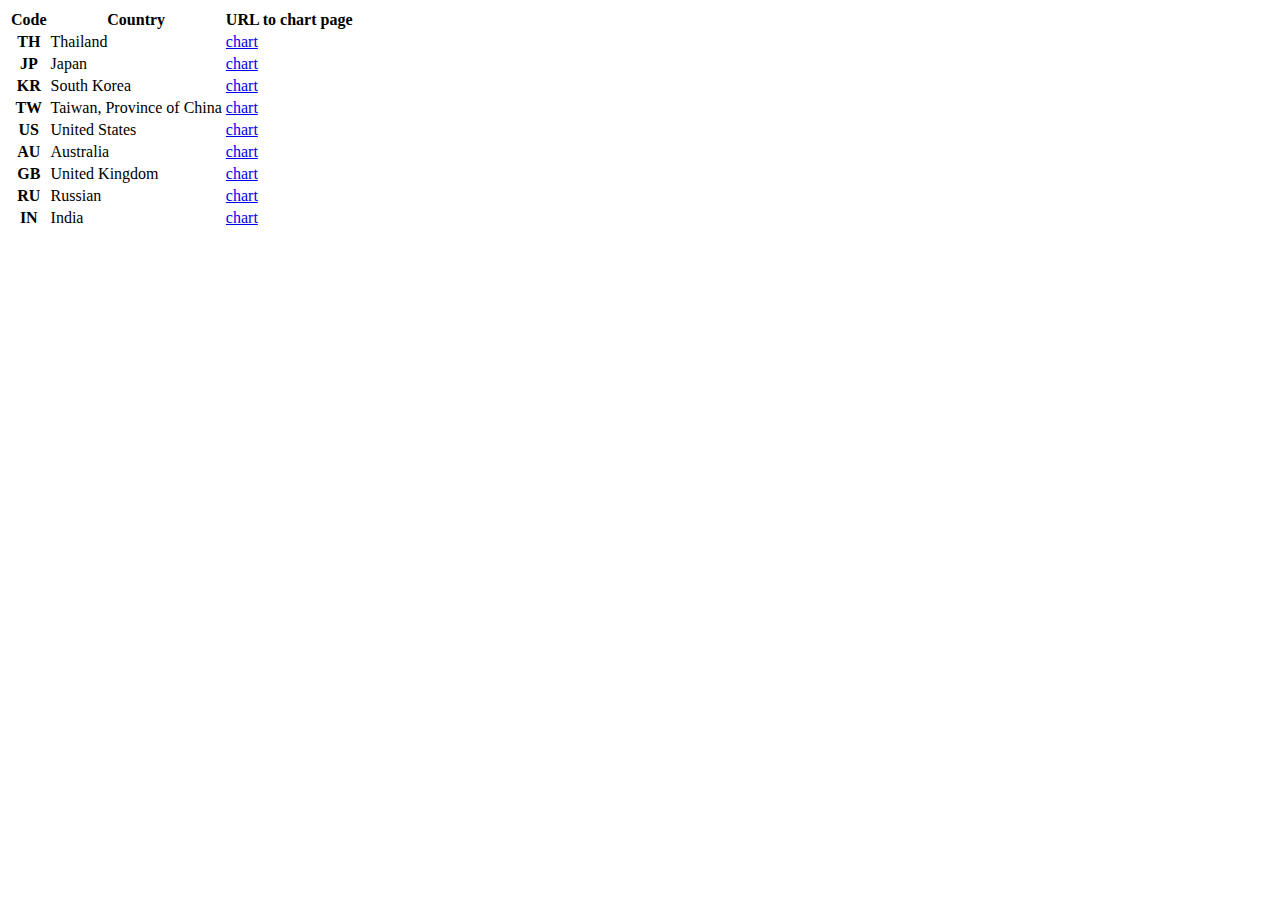
<file: html/air-quality.html>
<!doctype html>
<html lang="en">

<head>
    <!-- Required meta tags -->
    <meta charset="utf-8">
    <meta name="viewport" content="width=device-width, initial-scale=1, shrink-to-fit=no">

    <!-- Bootstrap CSS -->
    <link rel="stylesheet" href="https://stackpath.bootstrapcdn.com/bootstrap/4.1.3/css/bootstrap.min.css"
        integrity="sha384-MCw98/SFnGE8fJT3GXwEOngsV7Zt27NXFoaoApmYm81iuXoPkFOJwJ8ERdknLPMO" crossorigin="anonymous">

    <title>Air Quality</title>
</head>

<body>

    <table class="table">
        <thead>
            <tr>
                <th scope="col">Code</th>
                <th scope="col">Country</th>
                <th scope="col">URL to chart page</th>
            </tr>
        </thead>
        <tbody>
            <tr>
                <th scope="row">TH </th>
                <td>Thailand </td>
                <td><a href="gas-chart.html?code=TH&title=Thailand">chart</a></td>
            </tr>
            <tr>
                <th scope="row">JP </th>
                <td>Japan </td>
                <td><a href="gas-chart.html?code=JP&title=Japan">chart</a></td>
            </tr>
            <tr>
                <th scope="row">KR </th>
                <td>South Korea</td>
                <td><a href="gas-chart.html?code=KR&title=South Korea">chart</a></td>
            </tr>
            <tr>
                <th scope="row">TW </th>
                <td>Taiwan, Province of China </td>
                <td><a href="gas-chart.html?code=TW&title=Taiwan, Province of China">chart</a></td>
            </tr>
            <tr>
                <th scope="row">US </th>
                <td>United States </td>
                <td><a href="gas-chart.html?code=US&title=United States">chart</a></td>
            </tr>
            <tr>
                <th scope="row">AU</th>
                <td>Australia</td>
                <td><a href="gas-chart.html?code=AU&title=Australia">chart</a></td>
            </tr>
            <tr>
                <th scope="row">GB </th>
                <td>United Kingdom </td>
                <td><a href="gas-chart.html?code=GB&title=United Kingdom">chart</a></td>
            </tr>
            <tr>
                <th scope="row">RU </th>
                <td>Russian </td>
                <td><a href="gas-chart.html?code=RU&title=Russian">chart</a></td>
            </tr>
            <tr>
                <th scope="row">IN </th>
                <td>India </td>
                <td><a href="gas-chart.html?code=IN&title=India">chart</a></td>
            </tr>
        </tbody>
    </table>

    <!-- Optional JavaScript -->
    <!-- jQuery first, then Popper.js, then Bootstrap JS -->
    <script src="https://code.jquery.com/jquery-3.3.1.slim.min.js"
        integrity="sha384-q8i/X+965DzO0rT7abK41JStQIAqVgRVzpbzo5smXKp4YfRvH+8abtTE1Pi6jizo"
        crossorigin="anonymous"></script>
    <script src="https://cdnjs.cloudflare.com/ajax/libs/popper.js/1.14.3/umd/popper.min.js"
        integrity="sha384-ZMP7rVo3mIykV+2+9J3UJ46jBk0WLaUAdn689aCwoqbBJiSnjAK/l8WvCWPIPm49"
        crossorigin="anonymous"></script>
    <script src="https://stackpath.bootstrapcdn.com/bootstrap/4.1.3/js/bootstrap.min.js"
        integrity="sha384-ChfqqxuZUCnJSK3+MXmPNIyE6ZbWh2IMqE241rYiqJxyMiZ6OW/JmZQ5stwEULTy"
        crossorigin="anonymous"></script>
</body>

</html>
</file>
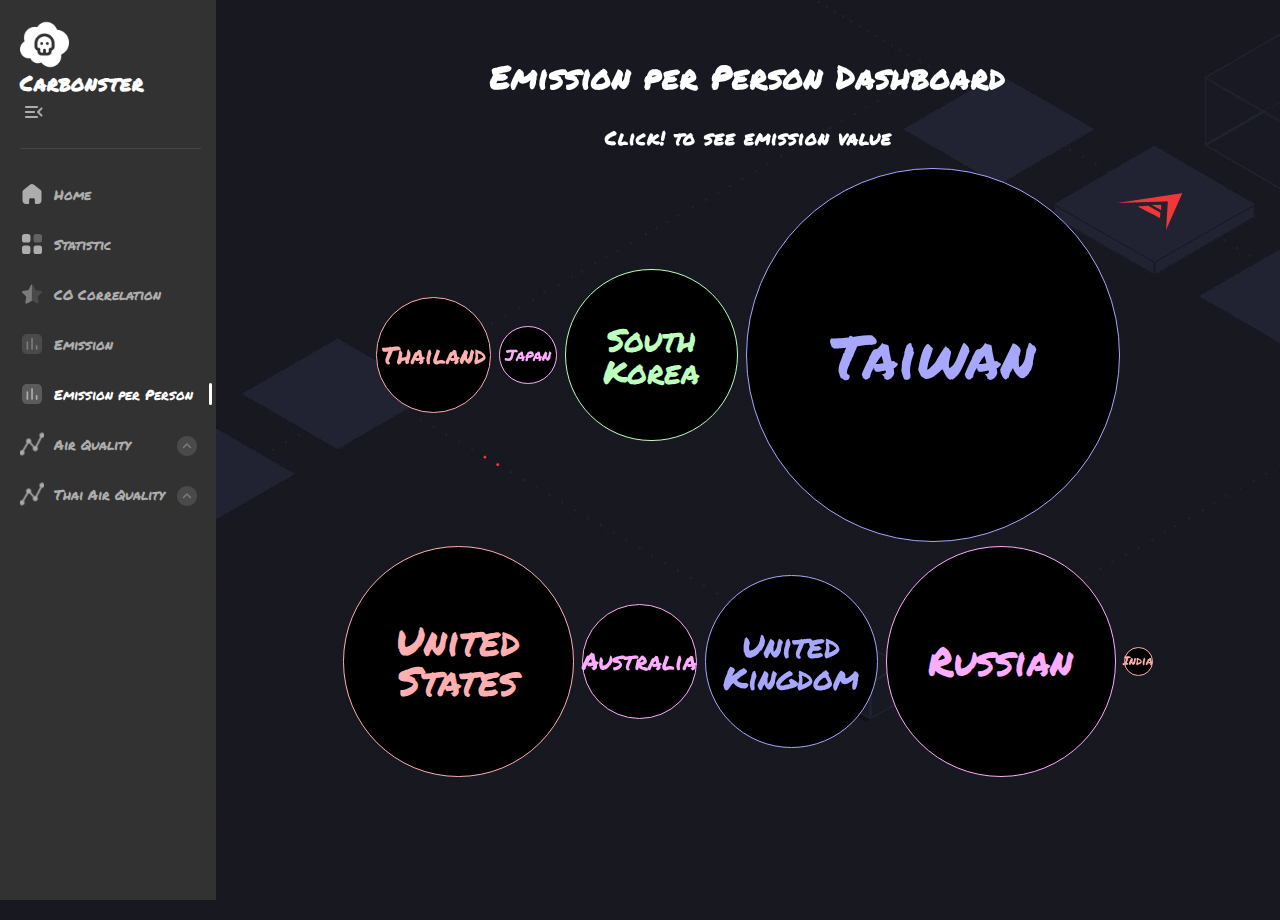
<file: html/emission-person.html>
<!DOCTYPE html>
<html lang="en">

<head>
    <meta charset="UTF-8">
    <meta http-equiv="X-UA-Compatible" content="IE=edge">
    <meta name="viewport" content="width=device-width, initial-scale=1, shrink-to-fit=no">
    <title>Statistic</title>
    <link rel="icon" href="img/logo.ico">

    <!-- Bootstrap CSS -->
    <link rel="stylesheet" href="https://stackpath.bootstrapcdn.com/bootstrap/4.1.3/css/bootstrap.min.css"
        integrity="sha384-MCw98/SFnGE8fJT3GXwEOngsV7Zt27NXFoaoApmYm81iuXoPkFOJwJ8ERdknLPMO" crossorigin="anonymous">

    <link rel="stylesheet" href="css/style.css">
    <link rel="stylesheet" href="css/cloud-word.css">
</head>

<body>
    <div class="layer"></div>
    <!-- ! Body -->
    <a class="skip-link sr-only" href="#skip-target">Skip to content</a>
    <div class="page-flex">
        <!-- ! Sidebar -->
        <aside class="sidebar">
            <div class="sidebar-start">
                <div class="sidebar-head">
                    <a href="index.html" class="logo-wrapper" title="Home">
                        <span class="sr-only">Home</span>
                        <span class="icon logo" aria-hidden="true"></span>
                        <div class="logo-text">
                            <span class="logo-title">Carbonster</span>
                        </div>
                    </a>
                    <button class="sidebar-toggle transparent-btn" title="Menu" type="button">
                        <span class="sr-only">Toggle menu</span>
                        <span class="icon menu-toggle" aria-hidden="true"></span>
                    </button>
                </div>
                <div class="sidebar-body">
                    <ul class="sidebar-body-menu">
                        <li>
                            <a href="index.html"><span class="icon home" aria-hidden="true"></span>Home</a>
                        </li>
                        <li>
                            <a href="statistic.html"><span class="icon category" aria-hidden="true"></span>Statistic</a>
                        </li>
                        <li>
                            <a href="carbon-corre.html"><span class="icon star" aria-hidden="true"></span>CO
                                Correlation</a>
                        </li>
                        <li>
                            <a href="emission.html"><span class="icon chart-icon" aria-hidden="true"></span>Emission</a>
                        </li>
                        <li>
                            <a class="active" href="emission-person.html"><span class="icon chart-icon"
                                    aria-hidden="true"></span>Emission per
                                Person</a>
                        </li>
                        <li>
                            <a class="show-cat-btn" href="##">
                                <span class="icon graph" aria-hidden="true"></span>Air Quality
                                <span class="category__btn transparent-btn rotated" title="Open list">
                                    <span class="sr-only">Open list</span>
                                    <span class="icon arrow-down" aria-hidden="true"></span>
                                </span>
                            </a>
                            <ul class="cat-sub-menu">
                                <li>
                                    <a href="gas-chart.html?code=TH&title=Thailand">
                                        <span class="icon thailand" aria-hidden="true"></span>Thailand</a>
                                </li>
                                <li>
                                    <a href="gas-chart.html?code=JP&title=Japan"><span class="icon japan"
                                            aria-hidden="true"></span>Japan</a>
                                </li>
                                <li>
                                    <a href="gas-chart.html?code=KR&title=South Korea"><span class="icon south-korea"
                                            aria-hidden="true"></span>South Korea</a>
                                </li>
                                <li>
                                    <a href="gas-chart.html?code=TW&title=Taiwan, Province of China"><span
                                            class="icon taiwan" aria-hidden="true"></span>Taiwan</a>
                                </li>
                                <li>
                                    <a href="gas-chart.html?code=US&title=United States"><span
                                            class="icon united-states" aria-hidden="true"></span>United States</a>
                                </li>
                                <li>
                                    <a href="gas-chart.html?code=AU&title=Australia"><span class="icon australia"
                                            aria-hidden="true"></span>Australia</a>
                                </li>
                                <li>
                                    <a href="gas-chart.html?code=GB&title=United Kingdom"><span
                                            class="icon united-kingdom" aria-hidden="true"></span>United Kingdom</a>
                                </li>
                                <li>
                                    <a href="gas-chart.html?code=RU&title=Russian"><span class="icon russia"
                                            aria-hidden="true"></span>Russian</a>
                                </li>
                                <li>
                                    <a href="gas-chart.html?code=IN&title=India"><span class="icon india"
                                            aria-hidden="true"></span>India</a>
                                </li>
                            </ul>
                        </li>
                        <li>
                            <a class="show-cat-btn" href="##">
                                <span class="icon graph" aria-hidden="true"></span>Thai Air Quality
                                <span class="category__btn transparent-btn rotated" title="Open list">
                                    <span class="sr-only">Open list</span>
                                    <span class="icon arrow-down" aria-hidden="true"></span>
                                </span>
                            </a>
                            <ul class="cat-sub-menu">
                                <li>
                                    <a href="gas-chart.html?code=Bangkok&title=Bangkok"><span class="icon thailand"
                                            aria-hidden="true"></span>Bangkok</a>
                                </li>
                                <li>
                                    <a href="gas-chart.html?code=Narathiwat&title=Narathiwat"><span
                                            class="icon thailand" aria-hidden="true"></span>Narathiwat</a>
                                </li>
                                <li>
                                    <a href="gas-chart.html?code=KhonKaen&title=Khon Kaen"><span class="icon thailand"
                                            aria-hidden="true"></span>Khon Kaen</a>
                                </li>
                                <li>
                                    <a href="gas-chart.html?code=Rayong&title=Rayong"><span class="icon thailand"
                                            aria-hidden="true"></span>Rayong</a>
                                </li>
                                <li>
                                    <a href="gas-chart.html?code=ChiangMai&title=Chiang Mai"><span class="icon thailand"
                                            aria-hidden="true"></span>Chiang Mai</a>
                                </li>
                            </ul>
                        </li>
                    </ul>
                </div>
            </div>
        </aside>
        <div class="main-wrapper">
            <!-- ! Main nav -->
            <nav class="main-nav--bg">
                <div class="main-nav">
                    <div class="main-nav-end mx-4">
                        <button class="sidebar-toggle transparent-btn" title="Menu" type="button">
                            <span class="sr-only">Toggle menu</span>
                            <span class="icon menu-toggle--gray" aria-hidden="true"></span>
                        </button>
                    </div>
                </div>
            </nav>
            <!-- ! Main -->
            <main class="main users chart-page" id="skip-target">
                <div class="container">
                    <h1>Emission per Person Dashboard</h1><br><br>
                    <h3 id="value"></h3><br>
                    <div class="cloud-body">
                        <ul class="cloud" role="navigation" aria-label="Webdev word cloud">
                            <li><a href="?" data-weight="4" id="TH">
                                    <div class="bubble">Thailand</div>
                                </a></li>
                            <li><a href="?" data-weight="2" id="JP">
                                    <div class="bubble">Japan</div>
                                </a></li>
                            <li><a href="?" data-weight="5" id="KR">
                                    <div class="bubble">South Korea</div>
                                </a></li>
                            <li><a href="?" data-weight="8" id="TW">
                                    <div class="bubble">Taiwan</div>
                                </a></li>
                            <li><a href="?" data-weight="6" id="US">
                                    <div class="bubble">United States</div>
                                </a></li>
                            <li><a href="?" data-weight="4" id="AU">
                                    <div class="bubble">Australia</div>
                                </a></li>
                            <li><a href="?" data-weight="5" id="GB">
                                    <div class="bubble">United Kingdom</div>
                                </a></li>
                            <li><a href="?" data-weight="6" id="RU">
                                    <div class="bubble">Russian</div>
                                </a></li>
                            <li><a href="?" data-weight="1" id="IN">
                                    <div class="bubble">India</div>
                                </a></li>
                        </ul>
                    </div>
                </div>
            </main>
        </div>
    </div>

    <script>
        var url = new URL(window.location.href)
        var value = url.searchParams.get("value")
        if (value == null || value == "") value = "Click! to see emission value";
        document.getElementById("value").innerHTML = value

        function checkWeight(value) {
            // return a number 1-9 -> 2-6
            weight = Math.round(value * 1e7 / 37.5) + 2
            if (weight <= 1) weight = 2
            if (weight >= 7) weight = 6
            return weight
        }

        async function setWeight(code) {
            var resp = await fetch('http://localhost:3000/graphql', {
                method: 'POST',
                headers: {
                    'Content-Type': 'application/json',
                    'Accept': 'application/json',
                },
                body: JSON.stringify({
                    query: `
                    {
                      emissionPerson(country: "${code}") {
                        emission
                      }
                    }`
                })
            });
            var json = await resp.json();
            var table = json.data;
            // console.log(table)

            if (table.emissionPerson != null) {
                value = table.emissionPerson[0].emission
                document.getElementById(code).setAttribute("data-weight", checkWeight(value))
                document.getElementById(code).setAttribute("href", "?value=" + value.toExponential(4))
            } else {
                document.getElementById(code).setAttribute("href", "?value=None")
                // TODO: (un)comment after some country work
                document.getElementById(code).style.display = "None"
            }
        }

        setWeight("TH");
        setWeight("JP");
        setWeight("KR");
        setWeight("TW");
        setWeight("US");
        setWeight("AU");
        setWeight("GB");
        setWeight("RU");
        setWeight("IN");
    </script>

    <!-- Icons library -->
    <script src="plugins/feather.min.js"></script>
    <!-- Custom scripts -->

    <script src="js/script.js"></script>
    <!-- Optional JavaScript -->
    <!-- jQuery first, then Popper.js, then Bootstrap JS -->
    <script src="https://code.jquery.com/jquery-3.3.1.slim.min.js"
        integrity="sha384-q8i/X+965DzO0rT7abK41JStQIAqVgRVzpbzo5smXKp4YfRvH+8abtTE1Pi6jizo"
        crossorigin="anonymous"></script>
    <script src="https://cdnjs.cloudflare.com/ajax/libs/popper.js/1.14.3/umd/popper.min.js"
        integrity="sha384-ZMP7rVo3mIykV+2+9J3UJ46jBk0WLaUAdn689aCwoqbBJiSnjAK/l8WvCWPIPm49"
        crossorigin="anonymous"></script>
    <script src="https://stackpath.bootstrapcdn.com/bootstrap/4.1.3/js/bootstrap.min.js"
        integrity="sha384-ChfqqxuZUCnJSK3+MXmPNIyE6ZbWh2IMqE241rYiqJxyMiZ6OW/JmZQ5stwEULTy"
        crossorigin="anonymous"></script>
</body>

</html>
</file>
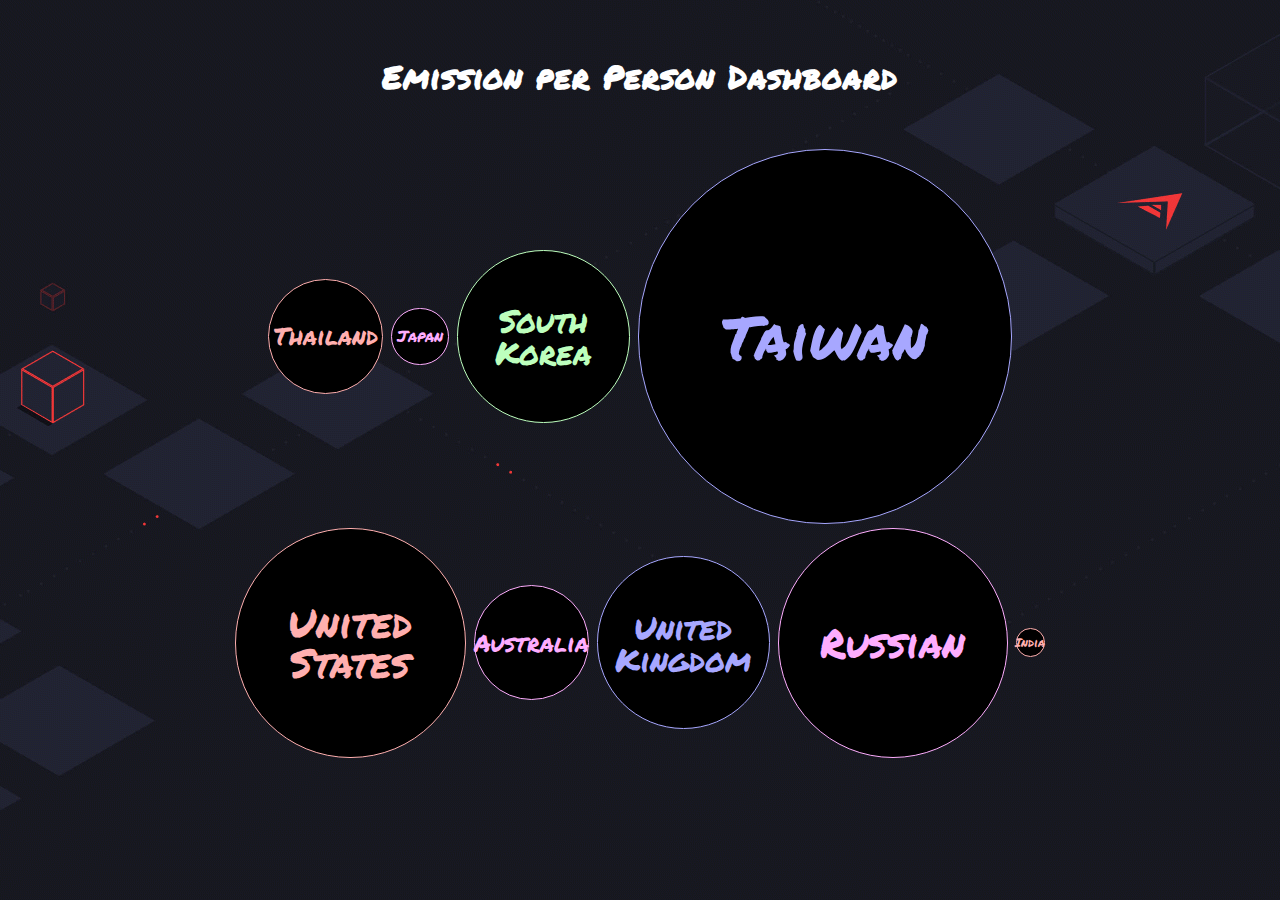
<file: html/emission_person.html>
<!DOCTYPE html>
<html lang="en">

<head>
    <meta charset="UTF-8">
    <meta http-equiv="X-UA-Compatible" content="IE=edge">
    <meta name="viewport" content="width=device-width, initial-scale=1, shrink-to-fit=no">
    <title>Statistic</title>
    <link rel="icon" href="img/logo.ico">
    <!-- Bootstrap CSS -->
    <link rel="stylesheet" href="https://stackpath.bootstrapcdn.com/bootstrap/4.1.3/css/bootstrap.min.css"
        integrity="sha384-MCw98/SFnGE8fJT3GXwEOngsV7Zt27NXFoaoApmYm81iuXoPkFOJwJ8ERdknLPMO" crossorigin="anonymous">

    <link rel="stylesheet" href="css/style.css">
    <link rel="stylesheet" href="css/cloud-word.css">
</head>

<body>
    <div class="layer"></div>
    <!-- ! Body -->
    <a class="skip-link sr-only" href="#skip-target">Skip to content</a>
    <div class="page-flex">
        <!-- ! Sidebar -->
        <!-- TODO: add aside -->
        <div class="main-wrapper">
            <!-- ! Main nav -->
            <nav class="main-nav--bg">
                <div class="main-nav">
                    <div class="main-nav-end mx-4">
                        <button class="sidebar-toggle transparent-btn" title="Menu" type="button">
                            <span class="sr-only">Toggle menu</span>
                            <span class="icon menu-toggle--gray" aria-hidden="true"></span>
                        </button>
                    </div>
                </div>
            </nav>
            <!-- ! Main -->
            <main class="main users chart-page" id="skip-target">
                <div class="container">
                    <h1>Emission per Person Dashboard</h1><br><br>
                    <h3 id="value"></h3>
                    <br>
                    <div class="cloud-body">
                        <ul class="cloud" role="navigation" aria-label="Webdev word cloud">
                            <li><a href="?" data-weight="4" id="TH"><div class="bubble">Thailand</div></a></li>
                            <li><a href="?" data-weight="2" id="JP"><div class="bubble">Japan</div></a></li>
                            <li><a href="?" data-weight="5" id="KR"><div class="bubble">South Korea</div></a></li>
                            <li><a href="?" data-weight="8" id="TW"><div class="bubble">Taiwan</div></a></li>
                            <li><a href="?" data-weight="6" id="US"><div class="bubble">United States</div></a></li>
                            <li><a href="?" data-weight="4" id="AU"><div class="bubble">Australia</div></a></li>
                            <li><a href="?" data-weight="5" id="GB"><div class="bubble">United Kingdom</div></a></li>
                            <li><a href="?" data-weight="6" id="RU"><div class="bubble">Russian</div></a></li>
                            <li><a href="?" data-weight="1" id="IN"><div class="bubble">India</div></a></li>
                        </ul>
                    </div>
                </div>
            </main>
        </div>
    </div>

    <script>
        var url = new URL(window.location.href)
        var value = url.searchParams.get("value")
        document.getElementById("value").innerHTML = value

        async function setWeight(code) {
            var resp = await fetch('http://localhost:3000/graphql', {
                method: 'POST',
                headers: {
                    'Content-Type': 'application/json',
                    'Accept': 'application/json',
                },
                body: JSON.stringify({
                    query: `
                    {
                      emissionPerson(country: "${code}") {
                        emission
                      }
                    }`
                })
            });
            var json = await resp.json();
            var table = json.data;
            // console.log(table)

            if (table.emissionPerson != null){
                // TODO: set to 1-9
                // document.getElementById(code).setAttribute("data-weight", "1")
                document.getElementById(code).setAttribute("href", "?value="+table.emissionPerson)
            } else {
                document.getElementById(code).setAttribute("href", "?value=None")
                // TODO: uncomment after some country work
                // document.getElementById(code).style.display = "None"
            }
        }

        setWeight("TH");
        setWeight("JP");
        setWeight("KR");
        setWeight("TW");
        setWeight("US");
        setWeight("AU");
        setWeight("GB");
        setWeight("RU");
        setWeight("IN");
    </script>

    <!-- Icons library -->
    <script src="plugins/feather.min.js"></script>
    <!-- Custom scripts -->

    <script src="js/script.js"></script>
    <!-- Optional JavaScript -->
    <!-- jQuery first, then Popper.js, then Bootstrap JS -->
    <script src="https://code.jquery.com/jquery-3.3.1.slim.min.js"
        integrity="sha384-q8i/X+965DzO0rT7abK41JStQIAqVgRVzpbzo5smXKp4YfRvH+8abtTE1Pi6jizo"
        crossorigin="anonymous"></script>
    <script src="https://cdnjs.cloudflare.com/ajax/libs/popper.js/1.14.3/umd/popper.min.js"
        integrity="sha384-ZMP7rVo3mIykV+2+9J3UJ46jBk0WLaUAdn689aCwoqbBJiSnjAK/l8WvCWPIPm49"
        crossorigin="anonymous"></script>
    <script src="https://stackpath.bootstrapcdn.com/bootstrap/4.1.3/js/bootstrap.min.js"
        integrity="sha384-ChfqqxuZUCnJSK3+MXmPNIyE6ZbWh2IMqE241rYiqJxyMiZ6OW/JmZQ5stwEULTy"
        crossorigin="anonymous"></script>
</body>

</html>
</file>
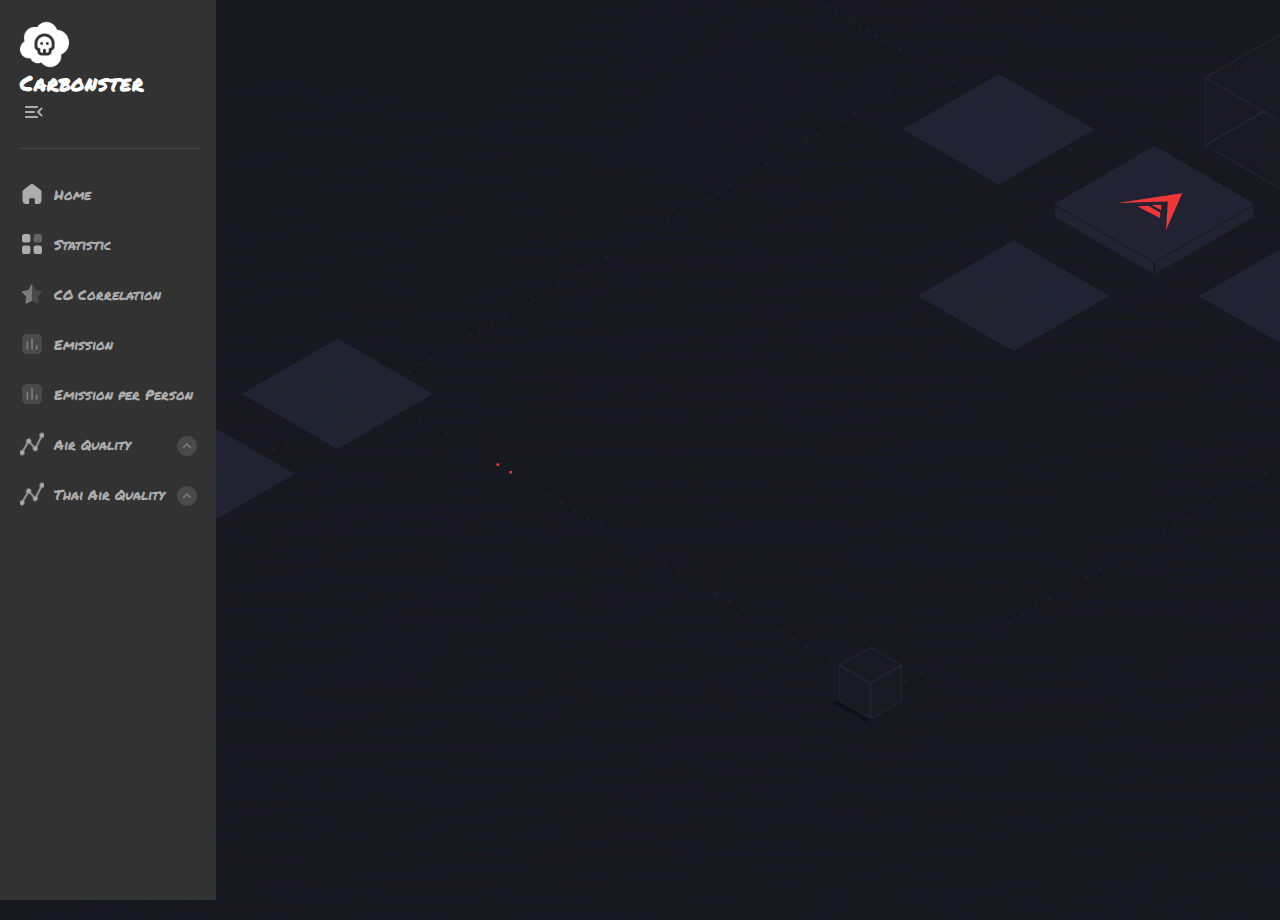
<file: html/gas-chart.html>
<!DOCTYPE html>
<html lang="en">

<head>
  <meta charset="UTF-8" />
  <meta http-equiv="X-UA-Compatible" content="IE=edge" />
  <meta name="viewport" content="width=device-width, initial-scale=1, shrink-to-fit=no" />
  <title>Gas Chart</title>
  <link rel="icon" href="img/logo.ico" />

  <script src="https://cdn.plot.ly/plotly-latest.min.js"></script>

  <!-- Bootstrap CSS -->
  <link rel="stylesheet" href="https://stackpath.bootstrapcdn.com/bootstrap/4.1.3/css/bootstrap.min.css"
    integrity="sha384-MCw98/SFnGE8fJT3GXwEOngsV7Zt27NXFoaoApmYm81iuXoPkFOJwJ8ERdknLPMO" crossorigin="anonymous" />

  <link rel="stylesheet" href="css/style.css" />
</head>

<body>
  <div class="layer"></div>
  <!-- ! Body -->
  <a class="skip-link sr-only" href="#skip-target">Skip to content</a>
  <div class="page-flex">
    <!-- ! Sidebar -->
    <aside class="sidebar">
      <div class="sidebar-start">
        <div class="sidebar-head">
          <a href="index.html" class="logo-wrapper" title="Home">
            <span class="sr-only">Home</span>
            <span class="icon logo" aria-hidden="true"></span>
            <div class="logo-text">
              <span class="logo-title">Carbonster</span>
            </div>
          </a>
          <button class="sidebar-toggle transparent-btn" title="Menu" type="button">
            <span class="sr-only">Toggle menu</span>
            <span class="icon menu-toggle" aria-hidden="true"></span>
          </button>
        </div>
        <div class="sidebar-body">
          <ul class="sidebar-body-menu">
            <li>
              <a href="index.html"><span class="icon home" aria-hidden="true"></span>Home</a>
            </li>
            <li>
              <a href="statistic.html"><span class="icon category" aria-hidden="true"></span>Statistic</a>
            </li>
            <li>
              <a href="carbon-corre.html"><span class="icon star" aria-hidden="true"></span>CO
                Correlation</a>
            </li>
            <li>
              <a href="emission.html"><span class="icon chart-icon" aria-hidden="true"></span>Emission</a>
            </li>
            <li>
              <a href="emission-person.html"><span class="icon chart-icon" aria-hidden="true"></span>Emission per
                Person</a>
            </li>
            <li>
              <a class="show-cat-btn" href="##">
                <span class="icon graph" aria-hidden="true"></span>Air Quality
                <span class="category__btn transparent-btn rotated" title="Open list">
                  <span class="sr-only">Open list</span>
                  <span class="icon arrow-down" aria-hidden="true"></span>
                </span>
              </a>
              <ul id="country-menu" class="cat-sub-menu">
                <li>
                  <a id="link-TH" href="gas-chart.html?code=TH&title=Thailand">
                    <span class="icon thailand" aria-hidden="true"></span>Thailand</a>
                </li>
                <li>
                  <a id="link-JP" href="gas-chart.html?code=JP&title=Japan"><span class="icon japan"
                      aria-hidden="true"></span>Japan</a>
                </li>
                <li>
                  <a id="link-KR" href="gas-chart.html?code=KR&title=South Korea"><span class="icon south-korea"
                      aria-hidden="true"></span>South Korea</a>
                </li>
                <li>
                  <a id="link-TW" href="gas-chart.html?code=TW&title=Taiwan, Province of China"><span class="icon taiwan"
                      aria-hidden="true"></span>Taiwan</a>
                </li>
                <li>
                  <a id="link-US" href="gas-chart.html?code=US&title=United States"><span class="icon united-states"
                      aria-hidden="true"></span>United States</a>
                </li>
                <li>
                  <a id="link-AU" href="gas-chart.html?code=AU&title=Australia"><span class="icon australia"
                      aria-hidden="true"></span>Australia</a>
                </li>
                <li>
                  <a id="link-GB" href="gas-chart.html?code=GB&title=United Kingdom"><span class="icon united-kingdom"
                      aria-hidden="true"></span>United Kingdom</a>
                </li>
                <li>
                  <a id="link-RU" href="gas-chart.html?code=RU&title=Russian"><span class="icon russia"
                      aria-hidden="true"></span>Russian</a>
                </li>
                <li>
                  <a id="link-IN" href="gas-chart.html?code=IN&title=India"><span class="icon india"
                      aria-hidden="true"></span>India</a>
                </li>
              </ul>
            </li>
            <li>
              <a class="show-cat-btn" href="##">
                <span class="icon graph" aria-hidden="true"></span>Thai Air
                Quality
                <span class="category__btn transparent-btn rotated" title="Open list">
                  <span class="sr-only">Open list</span>
                  <span class="icon arrow-down" aria-hidden="true"></span>
                </span>
              </a>
              <ul id="thai-menu" class="cat-sub-menu">
                <li>
                  <a id="link-Bangkok" href="gas-chart.html?code=Bangkok&title=Bangkok"><span class="icon thailand"
                      aria-hidden="true"></span>Bangkok</a>
                </li>
                <li>
                  <a id="link-Narathiwat" href="gas-chart.html?code=Narathiwat&title=Narathiwat"><span class="icon thailand"
                      aria-hidden="true"></span>Narathiwat</a>
                </li>
                <li>
                  <a id="link-KhonKaen" href="gas-chart.html?code=KhonKaen&title=Khon Kaen"><span class="icon thailand"
                      aria-hidden="true"></span>Khon Kaen</a>
                </li>
                <li>
                  <a id="link-Rayong" href="gas-chart.html?code=Rayong&title=Rayong"><span class="icon thailand"
                      aria-hidden="true"></span>Rayong</a>
                </li>
                <li>
                  <a id="link-ChiangMai" href="gas-chart.html?code=ChiangMai&title=Chiang Mai"><span class="icon thailand"
                      aria-hidden="true"></span>Chiang Mai</a>
                </li>
              </ul>
            </li>
          </ul>
        </div>
      </div>
    </aside>
    <div class="main-wrapper">
      <!-- ! Main nav -->
      <nav class="main-nav--bg">
        <div class="main-nav">
          <div class="main-nav-end mx-4">
            <button class="sidebar-toggle transparent-btn" title="Menu" type="button">
              <span class="sr-only">Toggle menu</span>
              <span class="icon menu-toggle--gray" aria-hidden="true"></span>
            </button>
          </div>
        </div>
      </nav>
      <!-- ! Main -->
      <main class="main users chart-page" id="skip-target">
        <div class="container">
          <h1 id="title"></h1>
          <br /><br />
          <h3 id="error"></h3>
          <div id="chart" style="width: 100%; height: 75vh"></div>
        </div>
      </main>
    </div>
  </div>

  <script>
    var url = new URL(window.location.href);
    var code = url.searchParams.get("code");
    var inThai = code.length != 2;
    var title = url.searchParams.get("title");
    document.getElementById("title").innerHTML = title;
    document.getElementById("link-"+code).classList.add("active");

    if (inThai) {
      document.getElementById("thai-menu").classList.add("visible");
      var body = JSON.stringify({
        query: `
              {
                airQualityTH(province: "${code}") {
                  date
                  carbonmonoxide
                  methane
                  ozone
                }
              }`,
      });
    } else {
      document.getElementById("country-menu").classList.add("visible");
      var body = JSON.stringify({
        query: `
              {
                airQuality(country: "${code}") {
                  date
                  carbonmonoxide
                  methane
                  ozone
                }
              }`,
      });
    }

    async function createChart() {
      var resp = await fetch("http://localhost:3000/graphql", {
        method: "POST",
        headers: {
          "Content-Type": "application/json",
          Accept: "application/json",
        },
        body: body,
      });
      var json = await resp.json();
      var table = json.data;
      // console.log(table)

      if (inThai) {
        if (table.airQualityTH == null) {
          document.getElementById("error").innerHTML = "Still No Data";
          return;
        }
        var data = [
          {
            x: table.airQualityTH.map((row) => row.date),
            y: table.airQualityTH.map((row) => row.carbonmonoxide),
            type: "line",
            name: "carbonmonoxide",
          },
          {
            x: table.airQualityTH.map((row) => row.date),
            y: table.airQualityTH.map((row) => row.methane),
            type: "line",
            name: "methane",
          },
          {
            x: table.airQualityTH.map((row) => row.date),
            y: table.airQualityTH.map((row) => row.ozone),
            type: "line",
            name: "ozone",
          },
        ];
      } else {
        if (table.airQuality == null) {
          document.getElementById("error").innerHTML = "Still No Data";
          return;
        }
        var data = [
          {
            x: table.airQuality.map((row) => row.date),
            y: table.airQuality.map((row) => row.carbonmonoxide),
            type: "line",
            name: "carbonmonoxide",
          },
          {
            x: table.airQuality.map((row) => row.date),
            y: table.airQuality.map((row) => row.methane),
            type: "line",
            name: "methane",
          },
          {
            x: table.airQuality.map((row) => row.date),
            y: table.airQuality.map((row) => row.ozone),
            type: "line",
            name: "ozone",
          },
        ];
      }

      var layout = {
        title: "Average Gas Volume for " + title,
        xaxis: {
          title: "Date",
        },
        yaxis: {
          title: "Gas Volume (mol/m2)",
          range: [0, 0.5],
        },
      };
      var config = { responsive: true };
      Plotly.newPlot("chart", data, layout, config);
    }
    createChart();
  </script>
  <!-- Icons library -->
  <script src="plugins/feather.min.js"></script>
  <!-- Custom scripts -->

  <script src="js/script.js"></script>
  <!-- Optional JavaScript -->
  <!-- jQuery first, then Popper.js, then Bootstrap JS -->
  <script src="https://code.jquery.com/jquery-3.3.1.slim.min.js"
    integrity="sha384-q8i/X+965DzO0rT7abK41JStQIAqVgRVzpbzo5smXKp4YfRvH+8abtTE1Pi6jizo"
    crossorigin="anonymous"></script>
  <script src="https://cdnjs.cloudflare.com/ajax/libs/popper.js/1.14.3/umd/popper.min.js"
    integrity="sha384-ZMP7rVo3mIykV+2+9J3UJ46jBk0WLaUAdn689aCwoqbBJiSnjAK/l8WvCWPIPm49"
    crossorigin="anonymous"></script>
  <script src="https://stackpath.bootstrapcdn.com/bootstrap/4.1.3/js/bootstrap.min.js"
    integrity="sha384-ChfqqxuZUCnJSK3+MXmPNIyE6ZbWh2IMqE241rYiqJxyMiZ6OW/JmZQ5stwEULTy"
    crossorigin="anonymous"></script>
</body>

</html>
</file>
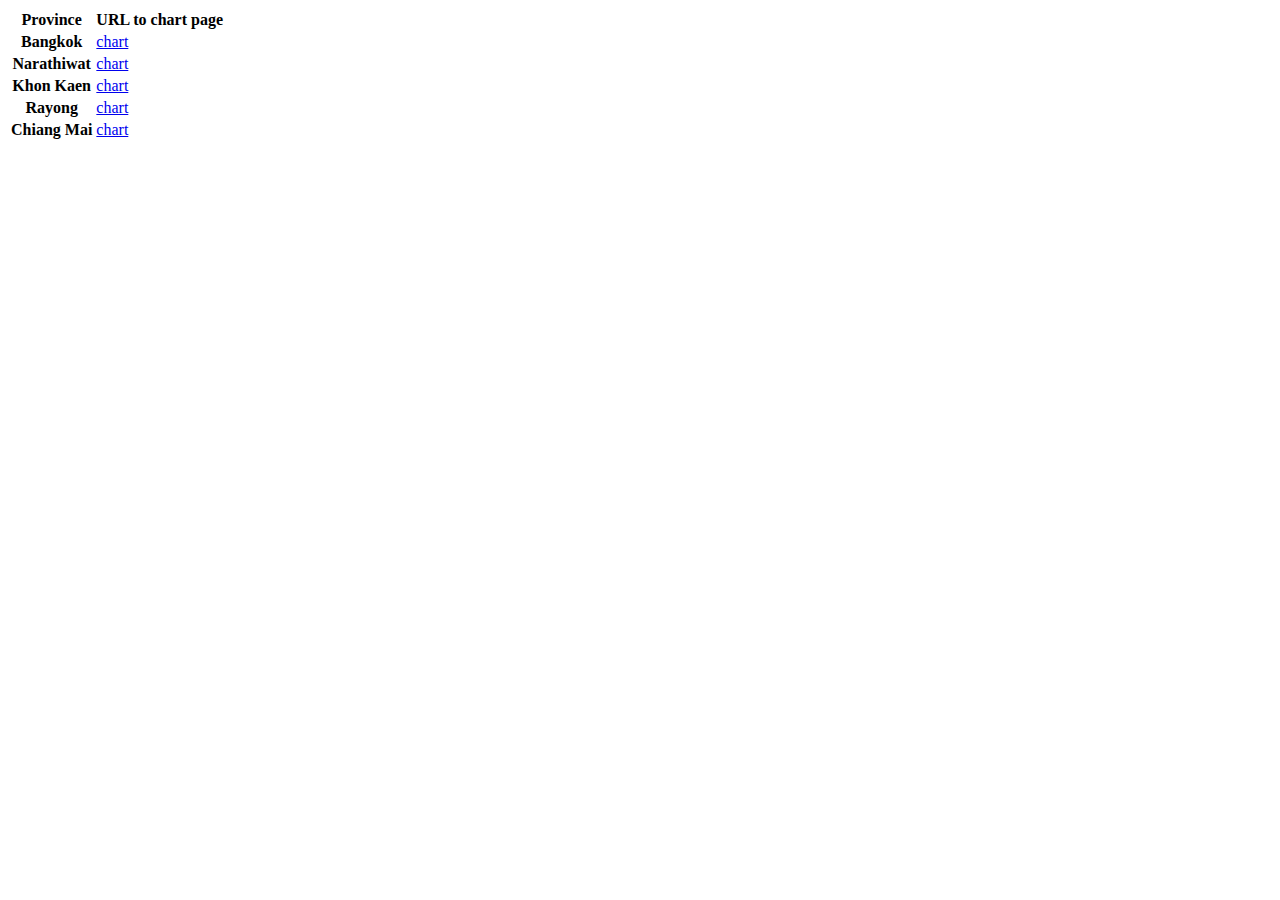
<file: html/note-thai-province.html>
<!doctype html>
<html lang="en">

<head>
    <!-- Required meta tags -->
    <meta charset="utf-8">
    <meta name="viewport" content="width=device-width, initial-scale=1, shrink-to-fit=no">

    <!-- Bootstrap CSS -->
    <link rel="stylesheet" href="https://stackpath.bootstrapcdn.com/bootstrap/4.1.3/css/bootstrap.min.css"
        integrity="sha384-MCw98/SFnGE8fJT3GXwEOngsV7Zt27NXFoaoApmYm81iuXoPkFOJwJ8ERdknLPMO" crossorigin="anonymous">

    <title>Air Quality</title>
</head>

<body>

    <table class="table">
        <thead>
            <tr>
                <th scope="col">Province</th>
                <th scope="col">URL to chart page</th>
            </tr>
        </thead>
        <tbody>
            <tr>
                <th scope="row">Bangkok</th>
                <td><a href="gas-chart.html?code=Bangkok&title=Bangkok">chart</a></td>
            </tr>
            <tr>
                <th scope="row">Narathiwat</th>
                <td><a href="gas-chart.html?code=Narathiwat&title=Narathiwat">chart</a></td>
            </tr>
            <tr>
                <th scope="row">Khon Kaen</th>
                <td><a href="gas-chart.html?code=KhonKaen&title=Khon Kaen">chart</a></td>
            </tr>
            <tr>
                <th scope="row">Rayong</th>
                <td><a href="gas-chart.html?code=Rayong&title=Rayong">chart</a></td>
            </tr>
            <tr>
                <th scope="row">Chiang Mai</th>
                <td><a href="gas-chart.html?code=ChiangMai&title=Chiang Mai">chart</a></td>
            </tr>
    </table>

    <!-- Optional JavaScript -->
    <!-- jQuery first, then Popper.js, then Bootstrap JS -->
    <script src="https://code.jquery.com/jquery-3.3.1.slim.min.js"
        integrity="sha384-q8i/X+965DzO0rT7abK41JStQIAqVgRVzpbzo5smXKp4YfRvH+8abtTE1Pi6jizo"
        crossorigin="anonymous"></script>
    <script src="https://cdnjs.cloudflare.com/ajax/libs/popper.js/1.14.3/umd/popper.min.js"
        integrity="sha384-ZMP7rVo3mIykV+2+9J3UJ46jBk0WLaUAdn689aCwoqbBJiSnjAK/l8WvCWPIPm49"
        crossorigin="anonymous"></script>
    <script src="https://stackpath.bootstrapcdn.com/bootstrap/4.1.3/js/bootstrap.min.js"
        integrity="sha384-ChfqqxuZUCnJSK3+MXmPNIyE6ZbWh2IMqE241rYiqJxyMiZ6OW/JmZQ5stwEULTy"
        crossorigin="anonymous"></script>
</body>

</html>
</file>
<file: html/css/style.css>
.center {
  display: block;
  margin-left: auto;
  margin-right: auto;
}

.alert {
  width: 80%;
  padding: 12px;
  font-size: xx-large;
  background: rgba(255, 221, 249, 1);
  border-radius: 16px;
}

.btn {
  padding: 12px;
  font-size: x-large;
  color: #fff;
  background: rgba(112, 112, 225, 1);
  border-radius: 16px;
}

.btn:hover {
  background: rgb(64, 64, 189);
}

.title {
  padding: 12px;
  font-size: xx-large;
  color: #fff;
  background: rgba(112, 112, 225, 0);
}

.cycle {
  margin: 4px;
  width: 120px;
  height: 120px;
  border-radius: 50%;
}

.wrapper {
  display: grid;
  grid-template-columns: repeat(5, 18.4%);
  grid-auto-rows: 100px;
  column-gap: 10px;
  row-gap: 1em;
  margin-top: 1em;
  padding-right: 0.5em;
  padding-left: 0.5em;
}

.box1 {
  grid-column-start: 1;
  grid-column-end: 4;
  grid-row-start: 1;
  grid-row-end: 4;
}

.box2 {
  grid-column-start: 4;
  grid-column-end: 5;
  grid-row-start: 1;
  grid-row-end: 2;
}

.box3 {
  grid-column-start: 4;
  grid-column-end: 5;
  grid-row-start: 2;
  grid-row-end: 3;
}

.box4 {
  grid-column-start: 4;
  grid-column-end: 6;
  grid-row-start: 3;
  grid-row-end: 4;
}

.box5 {
  grid-column-start: 5;
  grid-column-end: 6;
  grid-row-start: 1;
  grid-row-end: 2;
}

.box6 {
  grid-column-start: 5;
  grid-column-end: 6;
  grid-row-start: 2;
  grid-row-end: 3;
}

/*! normalize.css v8.0.1 | MIT License | github.com/necolas/normalize.css */

/* Document
   ========================================================================== */

/**
 * 1. Correct the line height in all browsers.
 * 2. Prevent adjustments of font size after orientation changes in iOS.
 */

@import url(../fonts/stylesheet.css);

html {
  line-height: 1.15;
  /* 1 */
  -webkit-text-size-adjust: 100%;
  /* 2 */
}

/* Sections
   ========================================================================== */

/**
 * Remove the margin in all browsers.
 */

body {
  margin: 0;
  background-image: url("../img/background.gif");
  background-repeat: no-repeat;
  background-attachment: fixed;
  background-position: center;
  text-align: center;
  margin: 0;
}
/**
 * Render the `main` element consistently in IE.
 */

main {
  display: block;
}

/**
 * Correct the font size and margin on `h1` elements within `section` and
 * `article` contexts in Chrome, Firefox, and Safari.
 */

h1 {
  font-size: 2em;
  margin: 0.67em 0;
}

/* Grouping content
   ========================================================================== */

/**
 * 1. Add the correct box sizing in Firefox.
 * 2. Show the overflow in Edge and IE.
 */

hr {
  -webkit-box-sizing: content-box;
  box-sizing: content-box;
  /* 1 */
  height: 0;
  /* 1 */
  overflow: visible;
  /* 2 */
}

/**
 * 1. Correct the inheritance and scaling of font size in all browsers.
 * 2. Correct the odd `em` font sizing in all browsers.
 */

pre {
  font-family: monospace, monospace;
  /* 1 */
  font-size: 1em;
  /* 2 */
}

/* Text-level semantics
   ========================================================================== */

/**
 * Remove the gray background on active links in IE 10.
 */

a {
  background-color: transparent;
}

a:hover {
  color: red !important;
}

/**
 * 1. Remove the bottom border in Chrome 57-
 * 2. Add the correct text decoration in Chrome, Edge, IE, Opera, and Safari.
 */

abbr[title] {
  border-bottom: none;
  /* 1 */
  text-decoration: underline;
  /* 2 */
  -webkit-text-decoration: underline dotted;
  text-decoration: underline dotted;
  /* 2 */
}

/**
 * Add the correct font weight in Chrome, Edge, and Safari.
 */

b,
strong {
  font-weight: bolder;
}

/**
 * 1. Correct the inheritance and scaling of font size in all browsers.
 * 2. Correct the odd `em` font sizing in all browsers.
 */

code,
kbd,
samp {
  font-family: monospace, monospace;
  /* 1 */
  font-size: 1em;
  /* 2 */
}

/**
 * Add the correct font size in all browsers.
 */

small {
  font-size: 80%;
}

/**
 * Prevent `sub` and `sup` elements from affecting the line height in
 * all browsers.
 */

sub,
sup {
  font-size: 75%;
  line-height: 0;
  position: relative;
  vertical-align: baseline;
}

sub {
  bottom: -0.25em;
}

sup {
  top: -0.5em;
}

/* Embedded content
   ========================================================================== */

/**
 * Remove the border on images inside links in IE 10.
 */

img {
  border-style: none;
}

/* Forms
   ========================================================================== */

/**
 * 1. Change the font styles in all browsers.
 * 2. Remove the margin in Firefox and Safari.
 */

button,
input,
optgroup,
select,
textarea {
  font-family: inherit;
  /* 1 */
  font-size: 100%;
  /* 1 */
  line-height: 1.15;
  /* 1 */
  margin: 0;
  /* 2 */
}

/**
 * Show the overflow in IE.
 * 1. Show the overflow in Edge.
 */

button,
input {
  /* 1 */
  overflow: visible;
}

/**
 * Remove the inheritance of text transform in Edge, Firefox, and IE.
 * 1. Remove the inheritance of text transform in Firefox.
 */

button,
select {
  /* 1 */
  text-transform: none;
}

/**
 * Correct the inability to style clickable types in iOS and Safari.
 */

button,
[type="button"],
[type="reset"],
[type="submit"] {
  -webkit-appearance: button;
}

/**
 * Remove the inner border and padding in Firefox.
 */

button::-moz-focus-inner,
[type="button"]::-moz-focus-inner,
[type="reset"]::-moz-focus-inner,
[type="submit"]::-moz-focus-inner {
  border-style: none;
  padding: 0;
}

/**
 * Restore the focus styles unset by the previous rule.
 */

button:-moz-focusring,
[type="button"]:-moz-focusring,
[type="reset"]:-moz-focusring,
[type="submit"]:-moz-focusring {
  outline: 1px dotted ButtonText;
}

/**
 * Correct the padding in Firefox.
 */

fieldset {
  padding: 0.35em 0.75em 0.625em;
}

/**
 * 1. Correct the text wrapping in Edge and IE.
 * 2. Correct the color inheritance from `fieldset` elements in IE.
 * 3. Remove the padding so developers are not caught out when they zero out
 *    `fieldset` elements in all browsers.
 */

legend {
  -webkit-box-sizing: border-box;
  box-sizing: border-box;
  /* 1 */
  color: inherit;
  /* 2 */
  display: table;
  /* 1 */
  max-width: 100%;
  /* 1 */
  padding: 0;
  /* 3 */
  white-space: normal;
  /* 1 */
}

/**
 * Add the correct vertical alignment in Chrome, Firefox, and Opera.
 */

progress {
  vertical-align: baseline;
}

/**
 * Remove the default vertical scrollbar in IE 10+.
 */

textarea {
  overflow: auto;
}

/**
 * 1. Add the correct box sizing in IE 10.
 * 2. Remove the padding in IE 10.
 */

[type="checkbox"],
[type="radio"] {
  -webkit-box-sizing: border-box;
  box-sizing: border-box;
  /* 1 */
  padding: 0;
  /* 2 */
}

/**
 * Correct the cursor style of increment and decrement buttons in Chrome.
 */

[type="number"]::-webkit-inner-spin-button,
[type="number"]::-webkit-outer-spin-button {
  height: auto;
}

/**
 * 1. Correct the odd appearance in Chrome and Safari.
 * 2. Correct the outline style in Safari.
 */

[type="search"] {
  -webkit-appearance: textfield;
  /* 1 */
  outline-offset: -2px;
  /* 2 */
}

/**
 * Remove the inner padding in Chrome and Safari on macOS.
 */

[type="search"]::-webkit-search-decoration {
  -webkit-appearance: none;
}

/**
 * 1. Correct the inability to style clickable types in iOS and Safari.
 * 2. Change font properties to `inherit` in Safari.
 */

::-webkit-file-upload-button {
  -webkit-appearance: button;
  /* 1 */
  font: inherit;
  /* 2 */
}

/* Interactive
   ========================================================================== */

/*
 * Add the correct display in Edge, IE 10+, and Firefox.
 */

details {
  display: block;
}

/*
 * Add the correct display in all browsers.
 */

summary {
  display: list-item;
}

/* Misc
   ========================================================================== */

/**
 * Add the correct display in IE 10+.
 */

template {
  display: none;
}

/**
 * Add the correct display in IE 10.
 */

[hidden] {
  display: none;
}

/* Grayscale: */

/* Colors: */

/* Background colors: */

/* Fonts Start */

/* Fonts End */

/*!
 * Bootstrap Grid v4.1.3 (https://getbootstrap.com/)
 * Copyright 2011-2018 The Bootstrap Authors
 * Copyright 2011-2018 Twitter, Inc.
 * Licensed under MIT (https://github.com/twbs/bootstrap/blob/master/LICENSE)
 */

@-ms-viewport {
  width: device-width;
}

html {
  -webkit-box-sizing: border-box;
  box-sizing: border-box;
  -ms-overflow-style: scrollbar;
}

*,
*::before,
*::after {
  -webkit-box-sizing: inherit;
  box-sizing: inherit;
}

.container {
  width: 100%;
  padding-right: 15px;
  padding-left: 15px;
  margin-right: auto;
  margin-left: auto;
}

.container-fluid {
  width: 100%;
  padding-right: 15px;
  padding-left: 15px;
  margin-right: auto;
  margin-left: auto;
}

.row {
  display: -webkit-box;
  display: -ms-flexbox;
  display: flex;
  -ms-flex-wrap: wrap;
  flex-wrap: wrap;
  margin-right: -15px;
  margin-left: -15px;
}

.no-gutters {
  margin-right: 0;
  margin-left: 0;
}

.no-gutters > .col,
.no-gutters > [class*="col-"] {
  padding-right: 0;
  padding-left: 0;
}

.col-1,
.col-2,
.col-3,
.col-4,
.col-5,
.col-6,
.col-7,
.col-8,
.col-9,
.col-10,
.col-11,
.col-12,
.col,
.col-auto,
.col-sm-1,
.col-sm-2,
.col-sm-3,
.col-sm-4,
.col-sm-5,
.col-sm-6,
.col-sm-7,
.col-sm-8,
.col-sm-9,
.col-sm-10,
.col-sm-11,
.col-sm-12,
.col-sm,
.col-sm-auto,
.col-md-1,
.col-md-2,
.col-md-3,
.col-md-4,
.col-md-5,
.col-md-6,
.col-md-7,
.col-md-8,
.col-md-9,
.col-md-10,
.col-md-11,
.col-md-12,
.col-md,
.col-md-auto,
.col-lg-1,
.col-lg-2,
.col-lg-3,
.col-lg-4,
.col-lg-5,
.col-lg-6,
.col-lg-7,
.col-lg-8,
.col-lg-9,
.col-lg-10,
.col-lg-11,
.col-lg-12,
.col-lg,
.col-lg-auto,
.col-xl-1,
.col-xl-2,
.col-xl-3,
.col-xl-4,
.col-xl-5,
.col-xl-6,
.col-xl-7,
.col-xl-8,
.col-xl-9,
.col-xl-10,
.col-xl-11,
.col-xl-12,
.col-xl,
.col-xl-auto,
.col-xxl-1,
.col-xxl-2,
.col-xxl-3,
.col-xxl-4,
.col-xxl-5,
.col-xxl-6,
.col-xxl-7,
.col-xxl-8,
.col-xxl-9,
.col-xxl-10,
.col-xxl-11,
.col-xxl-12,
.col-xxl,
.col-xxl-auto {
  position: relative;
  width: 100%;
  min-height: 1px;
  padding-right: 10px;
  padding-left: 10px;
}

.col {
  -ms-flex-preferred-size: 0;
  flex-basis: 0;
  -webkit-box-flex: 1;
  -ms-flex-positive: 1;
  flex-grow: 1;
  max-width: 100%;
}

.col-auto {
  -webkit-box-flex: 0;
  -ms-flex: 0 0 auto;
  flex: 0 0 auto;
  width: auto;
  max-width: none;
}

.col-1 {
  -webkit-box-flex: 0;
  -ms-flex: 0 0 8.33333%;
  flex: 0 0 8.33333%;
  max-width: 8.33333%;
}

.col-2 {
  -webkit-box-flex: 0;
  -ms-flex: 0 0 16.66667%;
  flex: 0 0 16.66667%;
  max-width: 16.66667%;
}

.col-3 {
  -webkit-box-flex: 0;
  -ms-flex: 0 0 25%;
  flex: 0 0 25%;
  max-width: 25%;
}

.col-4 {
  -webkit-box-flex: 0;
  -ms-flex: 0 0 33.33333%;
  flex: 0 0 33.33333%;
  max-width: 33.33333%;
}

.col-5 {
  -webkit-box-flex: 0;
  -ms-flex: 0 0 41.66667%;
  flex: 0 0 41.66667%;
  max-width: 41.66667%;
}

.col-6 {
  -webkit-box-flex: 0;
  -ms-flex: 0 0 50%;
  flex: 0 0 50%;
  max-width: 50%;
}

.col-7 {
  -webkit-box-flex: 0;
  -ms-flex: 0 0 58.33333%;
  flex: 0 0 58.33333%;
  max-width: 58.33333%;
}

.col-8 {
  -webkit-box-flex: 0;
  -ms-flex: 0 0 66.66667%;
  flex: 0 0 66.66667%;
  max-width: 66.66667%;
}

.col-9 {
  -webkit-box-flex: 0;
  -ms-flex: 0 0 75%;
  flex: 0 0 75%;
  max-width: 75%;
}

.col-10 {
  -webkit-box-flex: 0;
  -ms-flex: 0 0 83.33333%;
  flex: 0 0 83.33333%;
  max-width: 83.33333%;
}

.col-11 {
  -webkit-box-flex: 0;
  -ms-flex: 0 0 91.66667%;
  flex: 0 0 91.66667%;
  max-width: 91.66667%;
}

.col-12 {
  -webkit-box-flex: 0;
  -ms-flex: 0 0 100%;
  flex: 0 0 100%;
  max-width: 100%;
}

/* # sourceMappingURL=custom-grid.css.map */

* {
  -webkit-box-sizing: border-box;
  box-sizing: border-box;
  -webkit-tap-highlight-color: transparent;
  /* -webkit-transition: 0.3s all; */
  /* -o-transition: 0.3s all; */
  /* transition: 0.3s all; */
}

@font-face {
  font-family: PermanentMarker;
  src: url("../fonts/PermanentMarker-Regular.woff");
}

html,
body {
  font-family: PermanentMarker;
}

h1,
h2,
h3,
h4,
h5,
h6,
p,
ul,
a,
button {
  margin: 0;
  padding: 0;
  line-height: 1;
  color: white;
}

a {
  color: inherit;
  text-decoration: none;
  -webkit-transition: all 0.3s;
  -o-transition: all 0.3s;
  transition: all 0.3s;
}

a:hover {
  color: inherit;
  text-decoration: none;
}

ul,
ol {
  list-style-type: none;
}

img {
  max-width: 100%;
}

:focus {
  outline-width: 0;
}

.me-11 {
  margin-right: 11px;
}

.me-10 {
  margin-right: 10px;
}

.ms-20 {
  margin-left: 20px;
}

.mb-20 {
  margin-bottom: 20px;
}

.p-relative {
  position: relative;
}

.resize-none {
  resize: none;
}

.white-block {
  display: -webkit-box;
  display: -ms-flexbox;
  display: flex;
  -webkit-box-orient: vertical;
  -webkit-box-direction: normal;
  -ms-flex-direction: column;
  flex-direction: column;
  background-color: #ffffff;
  border-radius: 10px;
  padding: 20px;
  margin-bottom: 20px;
}

.white-block__title {
  font-weight: 500;
  font-size: 16px;
  line-height: 1.5;
  color: #171717;
  margin-bottom: 20px;
}

.white-block .select {
  width: 100%;
  background-color: #eff0f6;
}

.white-block.checkboxes label {
  display: -webkit-box;
  display: -ms-flexbox;
  display: flex;
  -webkit-box-align: center;
  -ms-flex-align: center;
  align-items: center;
  -ms-flex-wrap: wrap;
  flex-wrap: wrap;
  margin-bottom: 15px;
}

.white-block.checkboxes label:last-child {
  margin-bottom: 0;
}

.white-block.checkboxes input {
  margin-right: 12px;
  width: 16px;
  height: 16px;
}

.white-block.checkboxes span {
  font-size: 14px;
  line-height: 1.71;
}

/* content of sr-only is available only for screen-readers */

.sr-only {
  position: absolute;
  white-space: nowrap;
  width: 1px;
  height: 1px;
  overflow: hidden;
  border: 0;
  padding: 0;
  clip: rect(0 0 0 0);
  -webkit-clip-path: inset(50%);
  clip-path: inset(50%);
  margin: -1px;
}

/* Skip link */

.skip-link {
  background-color: #eee;
  clip: auto !important;
  -webkit-clip-path: none;
  clip-path: none;
  color: #444;
  display: block;
  font-size: 1em;
  height: auto;
  left: 5px;
  line-height: normal;
  padding: 15px 23px 14px;
  text-decoration: none;
  top: 5px;
  width: auto;
  z-index: 100000;
}

.skip-link.sr-only {
  border: 0;
  clip: rect(1px, 1px, 1px, 1px);
  -webkit-clip-path: inset(50%);
  clip-path: inset(50%);
  height: 1px;
  margin: -1px;
  overflow: hidden;
  padding: 0;
  position: absolute !important;
  width: 1px;
  word-wrap: normal !important;
}

.skip-link.sr-only:focus {
  background-color: #fff;
  clip: auto !important;
  -webkit-clip-path: none;
  clip-path: none;
  color: #767676;
  display: block;
  font-size: 1em;
  height: auto;
  left: 5px;
  line-height: normal;
  padding: 15px 23px 14px;
  text-decoration: none;
  top: 5px;
  width: auto;
  z-index: 100000;
}

::-webkit-scrollbar {
  width: 6px;
}

/* Track */

::-webkit-scrollbar-track {
  -webkit-box-shadow: inset 0 0 6px rgba(0, 0, 0, 0.3);
  box-shadow: inset 0 0 6px rgba(0, 0, 0, 0.3);
  border-radius: 10px;
}

/* Handle */

::-webkit-scrollbar-thumb {
  border-radius: 10px;
  background: rgba(255, 255, 255, 0.4);
  -webkit-box-shadow: inset 0 0 6px rgba(0, 0, 0, 0.5);
  box-shadow: inset 0 0 6px rgba(0, 0, 0, 0.5);
}

::-webkit-scrollbar-thumb:window-inactive {
  background: rgba(253, 253, 253, 0.4);
}

.page-flex {
  display: -webkit-box;
  display: -ms-flexbox;
  display: flex;
}

.page-center {
  min-height: 100vh;
  display: -webkit-box;
  display: -ms-flexbox;
  display: flex;
  -webkit-box-align: center;
  -ms-flex-align: center;
  align-items: center;
  -webkit-box-pack: center;
  -ms-flex-pack: center;
  justify-content: center;
  -webkit-box-orient: vertical;
  -webkit-box-direction: normal;
  -ms-flex-direction: column;
  flex-direction: column;
  text-align: center;
  padding: 30px 15px;
}

.main-wrapper {
  position: relative;
  width: 100%;
}

.footer {
  position: absolute;
  bottom: 0;
  left: 0;
  width: 100%;
}

.layer {
  display: none;
  position: fixed;
  width: 100%;
  height: 100%;
  top: 0;
  left: 0;
  z-index: 2;
}

.layer.active {
  display: block;
}

@font-face {
  font-family: "demo";
  font-display: swap;
  src: url("../fonts/demo.woff") format("woff"),
    url("../fonts/demo.woff2") format("woff2");
  font-weight: 400;
  font-style: normal;
}

@font-face {
  font-family: "Inter-Black";
  font-display: swap;
  src: url("../fonts/Inter-Black.woff") format("woff"),
    url("../fonts/Inter-Black.woff2") format("woff2");
  font-weight: 400;
  font-style: normal;
}

@font-face {
  font-family: "Inter-ExtraBold";
  font-display: swap;
  src: url("../fonts/Inter-ExtraBold.woff") format("woff"),
    url("../fonts/Inter-ExtraBold.woff2") format("woff2");
  font-weight: 400;
  font-style: normal;
}

@font-face {
  font-family: "Inter-Bold";
  font-display: swap;
  src: url("../fonts/Inter-Bold.woff") format("woff"),
    url("../fonts/Inter-Bold.woff2") format("woff2");
  font-weight: 400;
  font-style: normal;
}

@font-face {
  font-family: "Inter-Light";
  font-display: swap;
  src: url("../fonts/Inter-Light.woff") format("woff"),
    url("../fonts/Inter-Light.woff2") format("woff2");
  font-weight: 400;
  font-style: normal;
}

@font-face {
  font-family: "Inter-ExtraLight";
  font-display: swap;
  src: url("../fonts/Inter-ExtraLight.woff") format("woff"),
    url("../fonts/Inter-ExtraLight.woff2") format("woff2");
  font-weight: 400;
  font-style: normal;
}

@font-face {
  font-family: "Inter-Regular";
  font-display: swap;
  src: url("../fonts/Inter-Regular.woff") format("woff"),
    url("../fonts/Inter-Regular.woff2") format("woff2");
  font-weight: 400;
  font-style: normal;
}

@font-face {
  font-family: "Inter-Medium";
  font-display: swap;
  src: url("../fonts/Inter-Medium.woff") format("woff"),
    url("../fonts/Inter-Medium.woff2") format("woff2");
  font-weight: 400;
  font-style: normal;
}

@font-face {
  font-family: "Inter-SemiBold";
  font-display: swap;
  src: url("../fonts/Inter-SemiBold.woff") format("woff"),
    url("../fonts/Inter-SemiBold.woff2") format("woff2");
  font-weight: 400;
  font-style: normal;
}

@font-face {
  font-family: "stylesheet";
  font-display: swap;
  src: url("../fonts/stylesheet.woff") format("woff"),
    url("../fonts/stylesheet.woff2") format("woff2");
  font-weight: 400;
  font-style: normal;
}

@font-face {
  font-family: "Inter-Thin";
  font-display: swap;
  src: url("../fonts/Inter-Thin.woff") format("woff"),
    url("../fonts/Inter-Thin.woff2") format("woff2");
  font-weight: 400;
  font-style: normal;
}

/* Basic config for all custom icons: */

.icon {
  display: inline-block;
  background-repeat: no-repeat;
  background-position: center center;
}

.logo {
  background-image: url(../img/logo.png);
  background-size: 49px;
  width: 49px;
  height: 49px;
}

.graph {
  background-image: url(../img/icons/graph.png);
  width: 24px;
  height: 24px;
  margin-top: auto;
  margin-bottom: auto;
}

.thailand {
  background-image: url(../img/flags/thailand.png);
  width: 24px;
  height: 24px;
  margin-top: auto;
  margin-bottom: auto;
}

.india {
  background-image: url(../img/flags/india.png);
  width: 24px;
  height: 24px;
  margin-top: auto;
  margin-bottom: auto;
}

.japan {
  background-image: url(../img/flags/japan.png);
  width: 24px;
  height: 24px;
  margin-top: auto;
  margin-bottom: auto;
}

.russia {
  background-image: url(../img/flags/russia.png);
  width: 24px;
  height: 24px;
  margin-top: auto;
  margin-bottom: auto;
}

.south-korea {
  background-image: url(../img/flags/south-korea.png);
  width: 24px;
  height: 24px;
  margin-top: auto;
  margin-bottom: auto;
}

.taiwan {
  background-image: url(../img/flags/taiwan.png);
  width: 24px;
  height: 24px;
  margin-top: auto;
  margin-bottom: auto;
}

.united-kingdom {
  background-image: url(../img/flags/united-kingdom.png);
  width: 24px;
  height: 24px;
  margin-top: auto;
  margin-bottom: auto;
}

.united-states {
  background-image: url(../img/flags/united-states.png);
  width: 24px;
  height: 24px;
  margin-top: auto;
  margin-bottom: auto;
}

.australia {
  background-image: url(../img/flags/australia.png);
  width: 24px;
  height: 24px;
  margin-top: auto;
  margin-bottom: auto;
}

.arrow-next {
  background-image: url(../img/svg/Bulk/Arrow-Right3.svg);
  width: 24px;
  height: 24px;
  margin-top: auto;
  margin-bottom: auto;
}

.chart-icon {
  background-image: url(../img/svg/Bulk/Chart.svg);
  width: 24px;
  height: 24px;
}

.menu-toggle {
  background-image: url(../img/svg/Bulk/Menu-toggle-white.svg);
  width: 24px;
  height: 24px;
}

.menu-toggle--gray {
  background-image: url(../img/svg/Bulk/Menu-toggle-white.svg);
  width: 24px;
  height: 24px;
}

.home {
  background-image: url(../img/svg/Bulk/Home-white.svg);
  width: 24px;
  height: 24px;
}

.document {
  background-image: url(../img/svg/Bulk/Document-white.svg);
  width: 24px;
  height: 24px;
}

.folder {
  background-image: url(../img/svg/Bulk/Folder-white.svg);
  width: 24px;
  height: 24px;
}

.arrow-down {
  background-image: url(../img/svg/Bulk/Arrow-DownCircle.svg);
  width: 24px;
  height: 24px;
}

.image {
  background-image: url(../img/svg/Bulk/Image-white.svg);
  width: 24px;
  height: 24px;
}

.paper {
  width: 24px;
  height: 24px;
  background-image: url(../img/svg/Bulk/Paper-white.svg);
}

.message {
  background-image: url(../img/svg/Bulk/Message-white.svg);
  width: 24px;
  height: 24px;
}

.edit {
  background-image: url(../img/svg/Bulk/Edit-white.svg);
  width: 24px;
  height: 24px;
}

.category {
  background-image: url(../img/svg/Bulk/Category-white.svg);
  width: 24px;
  height: 24px;
}

.user-3 {
  background-image: url(../img/svg/Bulk/3-User-white.svg);
  width: 24px;
  height: 24px;
}

.setting {
  background-image: url(../img/svg/Bulk/Setting-white.svg);
  width: 24px;
  height: 24px;
}

.settings-line {
  background-image: url(../img/svg/Bulk/Settings-line.svg);
  width: 24px;
  height: 24px;
}

.avatar {
  background-image: url(../img/avatar/Avatar.svg);
  width: 56px;
  height: 56px;
}

.avatar-2 {
  background-image: url(../img/avatar/avatar-2.svg);
  width: 40px;
  height: 40px;
}

.notification {
  background-image: url(../img/svg/Bulk/Notification-gray.svg);
  width: 24px;
  height: 24px;
}

.arrows-up-down {
  background-image: url(../img/svg/Bulk/Arrows-up-down.svg);
  width: 10px;
  height: 17px;
  margin-left: 10px;
}

.move {
  background-image: url(../img/svg/move.svg);
  width: 24px;
  height: 24px;
}

.radio {
  background-image: url(../img/svg/radio.svg);
  width: 24px;
  height: 24px;
}

.thumbnail {
  background-image: url(../img/svg/thumbnail.svg);
  width: 60px;
  height: 60px;
}

.time-circle {
  background-image: url(../img/svg/Bulk/TimeCircle.svg);
  width: 24px;
  height: 24px;
}

.google-drive {
  background-image: url(../img/svg/GoogleDrive.svg);
  width: 24px;
  height: 24px;
}

.dropbox {
  background-image: url(../img/svg/dropbox.svg);
  width: 24px;
  height: 24px;
}

.star {
  background-image: url(../img/svg/Bulk/Star.svg);
  width: 24px;
  height: 24px;
}

.delete {
  background-image: url(../img/svg/Bulk/Delete.svg);
  width: 24px;
  height: 24px;
}

.search-wrapper svg {
  stroke: #d6d7e3;
  position: absolute;
  left: 11px;
  top: 50%;
  -webkit-transform: translateY(-50%);
  -ms-transform: translateY(-50%);
  transform: translateY(-50%);
  width: 24px;
  height: 24px;
  z-index: 1;
}

.lang-switcher svg {
  stroke: #b9b9b9;
}

.theme-switcher svg {
  width: 24px;
  height: 24px;
}

.theme-switcher circle {
  fill: #d6d7e3;
  stroke: #d6d7e3;
}

.theme-switcher line {
  stroke: #d6d7e3;
}

.users .primary-white-btn svg {
  margin-right: 5px;
}

.folder-list svg {
  color: #ffb648;
  fill: #ffb648;
}

.files-item__img svg {
  color: #fff;
  width: 27px;
  height: 27px;
}

.library-table-name span {
  display: -webkit-box;
  display: -ms-flexbox;
  display: flex;
  -webkit-box-align: center;
  -ms-flex-align: center;
  align-items: center;
  -webkit-box-pack: center;
  -ms-flex-pack: center;
  justify-content: center;
  width: 20px;
  height: 20px;
  padding: 2px 3px;
  margin-right: 5px;
  border-radius: 3px;
  color: #fff;
}

.library-table-name span.info {
  background-color: #5887ff;
}

.library-table-name span.danger {
  background-color: #f26464;
}

.library-table-name span.warning {
  background-color: #ffb648;
}

.library-table-name span.success {
  background-color: #4bde97;
}

.library-table-name span.purple {
  background-color: #5f2eea;
}

.dropzone-start svg {
  width: 60px;
  height: 60px;
  color: #d6d7e3;
  stroke-width: 1px;
}

h1,
h2,
h3 {
  letter-spacing: 1px;
  color: white;
}

.h-1 {
  font-size: 64px;
  line-height: 1.03;
}

.h-2 {
  font-size: 48px;
  line-height: 1.04;
}

.h-3 {
  font-size: 32px;
  line-height: 1.06;
}

.main-title {
  font-weight: bold;
  font-size: 24px;
  line-height: 1.42;
  color: #171717;
  margin-bottom: 20px;
}

/* Buttons */

button {
  cursor: pointer;
  -webkit-transition: 0.3s all;
  -o-transition: 0.3s all;
  transition: 0.3s all;
  border: 2px solid transparent;
}

button:focus {
  outline: none;
  border: 2px solid #afbcff !important;
}

button.disabled {
  cursor: default;
  color: #d6d7e3;
}

button.disabled:hover {
  color: #d6d7e3;
}

button.disabled:focus {
  border-color: transparent !important;
  outline: none;
}

.main-btns-wrapper button,
.main-btns-wrapper select {
  min-height: 48px;
  line-height: 1.5;
}

.transparent-btn {
  background-color: transparent;
  border: 2px solid transparent !important;
}

.transparent-btn:focus {
  outline: none;
  border: 2px solid #afbcff !important;
}

.primary-default-btn {
  display: -webkit-box;
  display: -ms-flexbox;
  display: flex;
  -webkit-box-align: center;
  -ms-flex-align: center;
  align-items: center;
  -webkit-box-pack: center;
  -ms-flex-pack: center;
  justify-content: center;
  -ms-flex-wrap: wrap;
  flex-wrap: wrap;
  border-radius: 4px;
  padding: 10px 20px;
  background-color: #2f49d1;
  color: #fff;
}

.primary-default-btn:hover {
  background-color: #4661f0;
  color: #fff;
}

.primary-white-btn {
  display: -webkit-box;
  display: -ms-flexbox;
  display: flex;
  -webkit-box-align: center;
  -ms-flex-align: center;
  align-items: center;
  -webkit-box-pack: center;
  -ms-flex-pack: center;
  justify-content: center;
  -ms-flex-wrap: wrap;
  flex-wrap: wrap;
  border-radius: 4px;
  padding: 10px 20px;
  background-color: #fff;
  color: #2f49d1;
  font-weight: 500;
  font-size: 14px;
  line-height: 2.43;
}

.primary-white-btn:hover {
  color: #4661f0;
}

.secondary-default-btn {
  display: -webkit-box;
  display: -ms-flexbox;
  display: flex;
  -webkit-box-align: center;
  -ms-flex-align: center;
  align-items: center;
  -webkit-box-pack: center;
  -ms-flex-pack: center;
  justify-content: center;
  -ms-flex-wrap: wrap;
  flex-wrap: wrap;
  border-radius: 4px;
  padding: 10px 20px;
  border: 2px solid #2f49d1;
  color: #2f49d1;
  background-color: transparent;
}

.secondary-default-btn:hover {
  background-color: rgba(47, 73, 209, 0.1);
}

.flat-btn {
  display: -webkit-box;
  display: -ms-flexbox;
  display: flex;
  -webkit-box-align: center;
  -ms-flex-align: center;
  align-items: center;
  text-align: center;
  -ms-flex-wrap: wrap;
  flex-wrap: wrap;
  padding: 10px 20px;
  background-color: rgba(47, 73, 209, 0.1);
  border-radius: 4px;
  font-size: 16px;
  line-height: 1.5;
  color: #2f49d1;
}

.sidebar-toggle {
  opacity: 0.6;
  -webkit-transition: 0.3s all;
  -o-transition: 0.3s all;
  transition: 0.3s all;
}

.sidebar-toggle:hover {
  opacity: 1;
}

.sidebar-toggle.rotated {
  -webkit-transform: rotate(180deg);
  -ms-transform: rotate(180deg);
  transform: rotate(180deg);
}

.category__btn {
  position: absolute;
  display: -webkit-box;
  display: -ms-flexbox;
  display: flex;
  -webkit-box-align: center;
  -ms-flex-align: center;
  align-items: center;
  -webkit-box-pack: center;
  -ms-flex-pack: center;
  justify-content: center;
  border-radius: 50%;
  right: 0;
  top: 13px;
  z-index: 1;
}

.gray-circle-btn {
  display: -webkit-box;
  display: -ms-flexbox;
  display: flex;
  -webkit-box-align: center;
  -ms-flex-align: center;
  align-items: center;
  -webkit-box-pack: center;
  -ms-flex-pack: center;
  justify-content: center;
  background-color: #eff0f6;
  width: 40px;
  height: 40px;
  border-radius: 50%;
  border-width: 0;
}

.ligt-circle-btn {
  display: -webkit-box;
  display: -ms-flexbox;
  display: flex;
  -webkit-box-align: center;
  -ms-flex-align: center;
  align-items: center;
  -webkit-box-pack: center;
  -ms-flex-pack: center;
  justify-content: center;
  -ms-flex-wrap: wrap;
  flex-wrap: wrap;
  width: 40px;
  height: 40px;
  border-radius: 50%;
  border-width: 0;
  background-color: #f5efff;
}

.lang-switcher {
  display: -webkit-box;
  display: -ms-flexbox;
  display: flex;
  -webkit-box-align: center;
  -ms-flex-align: center;
  align-items: center;
}

.nav-user-btn {
  background-color: transparent;
}

.extentions-btn {
  border: 1px solid #eeeeee !important;
  border-radius: 4px;
  background-color: transparent;
  padding: 5px 20px;
  color: #f26464;
}

.extentions-btn.disabled {
  color: #d6d7e3;
}

.filter-btn svg {
  margin-right: 6px;
}

.sort-btn {
  display: -webkit-box;
  display: -ms-flexbox;
  display: flex;
  -webkit-box-align: center;
  -ms-flex-align: center;
  align-items: center;
  -webkit-box-pack: center;
  -ms-flex-pack: center;
  justify-content: center;
  -ms-flex-wrap: wrap;
  flex-wrap: wrap;
}

.tag-btn {
  font-weight: 600;
  font-size: 12px;
  line-height: 1.67;
  display: -webkit-box;
  display: -ms-flexbox;
  display: flex;
  -webkit-box-align: center;
  -ms-flex-align: center;
  align-items: center;
  -webkit-box-pack: center;
  -ms-flex-pack: center;
  justify-content: center;
  color: #d6d7e3;
  padding: 2px 8px;
  background-color: #ffffff;
  border: 1px solid #eeeeee;
  border-radius: 4px;
}

.tag-btn svg {
  margin-left: 8px;
  width: 16px;
  height: 16px;
}

.folder-btn {
  display: -webkit-box;
  display: -ms-flexbox;
  display: flex;
  -webkit-box-align: center;
  -ms-flex-align: center;
  align-items: center;
  -webkit-box-pack: center;
  -ms-flex-pack: center;
  justify-content: center;
  width: 30px;
  height: 30px;
  background-color: #eff0f6;
  border-radius: 5px;
}

.folder-btn svg {
  width: 16px;
  height: 16px;
  color: #b9b9b9;
}

.upgrade-btn {
  padding: 10px 17px;
  background: rgba(0, 97, 247, 0.1);
  border-radius: 4px;
  font-style: normal;
  font-weight: 500;
  font-size: 16px;
  line-height: 1.5;
  display: -webkit-box;
  display: -ms-flexbox;
  display: flex;
  -webkit-box-align: center;
  -ms-flex-align: center;
  align-items: center;
  -webkit-box-pack: center;
  -ms-flex-pack: center;
  justify-content: center;
  text-align: center;
  color: #5f2eea;
}

.upgrade-btn:hover {
  color: #5f2eea;
  background: rgba(0, 97, 247, 0.15);
}

.upgrade-btn svg {
  margin-left: 10px;
}

.media-table-btn {
  padding: 10px 20px;
  background-color: transparent;
  border: 2px solid #eeeeee;
  border-radius: 4px;
  font-size: 16px;
  line-height: 1.5;
  color: #b9b9b9;
}

.view-sort-btn {
  width: 44px;
  height: 44px;
  border-radius: 8px;
  background-color: #eff0f6;
  color: #d6d7e3;
}

.view-sort-btn:hover {
  color: #fff;
  background-color: #e0e3f1;
}

.dropdown-btn {
  color: #b9b9b9;
}

/* Links */

.link-info {
  color: #5887ff;
  border-bottom: dashed 1px transparent;
}

.link-info:hover {
  color: #5887ff;
  border-bottom-color: #5887ff;
}

.dropdown {
  position: absolute;
  padding: 5px 10px;
  background-color: #fff;
  -webkit-box-shadow: 0px -2px 24px rgba(160, 163, 189, 0.25);
  box-shadow: 0px -2px 24px rgba(160, 163, 189, 0.25);
  border-radius: 4px;
  opacity: 0;
  visibility: hidden;
  -webkit-transition: 0.3s all;
  -o-transition: 0.3s all;
  transition: 0.3s all;
  z-index: 3;
}

.dropdown::before {
  content: "";
  position: absolute;
  right: 6px;
  top: -10px;
  border-style: solid;
  border-width: 0 15px 15px 15px;
  border-color: transparent transparent #fff transparent;
}

.dropdown li:last-child a {
  border-width: 0;
}

.dropdown a {
  display: inline-block;
  width: 100%;
  font-weight: 500;
  font-size: 14px;
  line-height: 2.43;
  color: #767676;
  border-bottom: 1px solid #eeeeee;
  text-align: left;
}

.dropdown a:hover {
  color: #2f49d1;
}

.badge-pending,
.badge-active,
.badge-trashed,
.badge-success,
.badge-disabled {
  padding: 1px;
  width: 85px;
  font-weight: 500;
  font-size: 12px;
  line-height: 1.67;
  display: -webkit-box;
  display: -ms-flexbox;
  display: flex;
  -webkit-box-pack: center;
  -ms-flex-pack: center;
  justify-content: center;
  -webkit-box-align: center;
  -ms-flex-align: center;
  align-items: center;
  -ms-flex-wrap: wrap;
  flex-wrap: wrap;
  border-radius: 100px;
  text-align: center;
}

.badge-active {
  color: #5887ff;
  background-color: rgba(88, 135, 255, 0.1);
}

.badge-pending {
  color: #ffb648;
  background-color: rgba(255, 172, 50, 0.1);
}

.badge-disabled {
  color: white;
  background-color: #ffb648;
}

.badge-trashed {
  color: #f26464;
  background-color: rgba(245, 91, 93, 0.1);
}

.badge-success {
  color: #4bde97;
  background-color: rgba(75, 222, 151, 0.1);
}

input {
  border-radius: 6px;
  background-color: #eff0f6;
  border-width: 0;
  min-height: 40px;
  border: solid transparent 2px !important;
}

input[type="checkbox"],
input[type="radio"] {
  min-height: auto;
}

input[type="radio"] {
  width: 24px;
  height: 24px;
  margin-right: 19px;
}

input[type="radio"]:focus {
  outline: none;
  -webkit-box-shadow: none;
  box-shadow: none;
}

input::-webkit-input-placeholder {
  font-weight: 500;
  font-size: 14px;
  line-height: 2.43;
  color: #d6d7e3;
}

input::-moz-placeholder {
  font-weight: 500;
  font-size: 14px;
  line-height: 2.43;
  color: #d6d7e3;
}

input:-ms-input-placeholder {
  font-weight: 500;
  font-size: 14px;
  line-height: 2.43;
  color: #d6d7e3;
}

input::-ms-input-placeholder {
  font-weight: 500;
  font-size: 14px;
  line-height: 2.43;
  color: #d6d7e3;
}

input::placeholder {
  font-weight: 500;
  font-size: 14px;
  line-height: 2.43;
  color: #d6d7e3;
}

input:focus {
  outline: none;
  border: rgba(134, 182, 254, 0.5) solid !important;
  -webkit-box-shadow: 0 0 0 2px rgba(134, 182, 254, 0.5);
  box-shadow: 0 0 0 2px rgba(134, 182, 254, 0.5);
}

input:enabled:read-write:-webkit-any(:focus, :hover)::-webkit-calendar-picker-indicator {
  display: none !important;
}

.check {
  position: relative;
  display: -webkit-box;
  display: -ms-flexbox;
  display: flex;
  -webkit-box-align: center;
  -ms-flex-align: center;
  align-items: center;
  -ms-flex-wrap: wrap;
  flex-wrap: wrap;
}

label {
  width: -webkit-max-content;
  width: -moz-max-content;
  width: max-content;
  cursor: pointer;
}

.new-page-content input {
  padding: 5px 16px;
}

.users {
  /* Users Table */
}

.users-table table {
  width: 100%;
  text-align: left;
  border-collapse: collapse;
  line-height: 1.4;
  letter-spacing: -0.3px;
  color: #767676;
  -webkit-transition: none;
  -o-transition: none;
  transition: none;
}

.users-table-info {
  line-height: 1.4;
  letter-spacing: -0.3px;
  color: #767676;
  height: 48px;
  border-bottom: 1.2px solid #dadbe4;
  font-size: 14px;
}

.users-table-info th {
  font-weight: 500;
}

.users-table__checkbox {
  display: -webkit-box;
  display: -ms-flexbox;
  display: flex;
  -webkit-box-align: center;
  -ms-flex-align: center;
  align-items: center;
  -ms-flex-wrap: wrap;
  flex-wrap: wrap;
  cursor: pointer;
  width: -webkit-max-content;
  width: -moz-max-content;
  width: max-content;
}

.users-table__checkbox input {
  margin-right: 20px;
}

.users-table td {
  background-color: #fff;
  border-top: 1px solid #eeeeee;
  border-bottom: 1px solid #eeeeee;
  padding-top: 15px;
  padding-bottom: 15px;
}

.users-table td:first-child {
  padding-left: 20px;
}

.users-table tbody {
  font-size: 14px;
}

.users-table tbody tr.active td {
  background-color: rgba(47, 73, 209, 0.1);
}

.users-table tbody tr:last-child .users-item-dropdown {
  bottom: 250%;
  top: auto;
}

.users-table tbody tr:last-child .users-item-dropdown::before {
  bottom: -10px;
  top: auto;
  border-width: 15px 15px 0 15px;
  border-color: #fff transparent transparent transparent;
}

.users-table .users-item-dropdown {
  right: -9px;
  top: 150%;
}

.users-table picture {
  display: -webkit-box;
  display: -ms-flexbox;
  display: flex;
}

.users-table img {
  width: 30px;
  height: 30px;
  border-radius: 50%;
  margin-right: 7px;
}

.table-wrapper {
  overflow-x: auto;
  overflow-y: hidden;
  margin-bottom: 20px;
}

.table-wrapper table {
  min-width: 850px;
}

.table-wrapper table.posts-table {
  min-width: 944px;
}

.table-wrapper table.library-table {
  min-width: 483px;
}

.sidebar {
  position: -webkit-sticky;
  position: sticky;
  top: 0;
  height: 100%;
  display: -webkit-box;
  display: -ms-flexbox;
  display: flex;
  -webkit-box-orient: vertical;
  -webkit-box-direction: normal;
  -ms-flex-direction: column;
  flex-direction: column;
  -webkit-box-pack: justify;
  -ms-flex-pack: justify;
  justify-content: space-between;
  background-color: #323232 !important;
  width: 253px;
  padding: 20px 15px 37px 20px;
  -webkit-transition: 0.5s all;
  -o-transition: 0.5s all;
  transition: 0.5s all;
  min-height: 100vh;
  /* sidebar head */
  /* sidebar body */
  /* sidebar footer */
}

.sidebar a:focus {
  outline: none;
}

.sidebar-head {
  display: -webkit-box;
  display: -ms-flexbox;
  display: flex;
  -webkit-box-pack: justify;
  -ms-flex-pack: justify;
  justify-content: space-between;
  -webkit-box-align: center;
  -ms-flex-align: center;
  align-items: center;
  -ms-flex-wrap: wrap;
  flex-wrap: wrap;
  padding-bottom: 20px;
  border-bottom: 1px solid rgba(255, 255, 255, 0.1);
}

.sidebar-body {
  padding-top: 20px;
}

.sidebar-body-menu li {
  position: relative;
}

.sidebar-body-menu a {
  position: relative;
  display: -webkit-box;
  display: -ms-flexbox;
  display: flex;
  -webkit-box-align: center;
  -ms-flex-align: center;
  align-items: center;
  -ms-flex-wrap: wrap;
  flex-wrap: wrap;
  padding: 8px 0;
  opacity: 0.6;
  color: #fff;
  font-weight: 500;
  font-size: 14px;
  line-height: 2.43;
}

.sidebar-body-menu a::after {
  position: absolute;
  content: "";
  height: 22px;
  width: 3px;
  right: -11px;
  border-radius: 10px;
  background-color: #fff;
  opacity: 0;
  -webkit-transition: 0.3s all;
  -o-transition: 0.3s all;
  transition: 0.3s all;
}

.sidebar-body-menu a:hover {
  opacity: 1;
}

.sidebar-body-menu a:hover::after {
  opacity: 1;
}

.sidebar-body-menu a.active {
  opacity: 1;
}

.sidebar-body-menu a.active::after {
  opacity: 1;
}

.sidebar-body-menu a > .icon {
  margin-right: 10px;
}

.sidebar-user {
  border-radius: 10px;
  padding: 5px;
  display: -webkit-box;
  display: -ms-flexbox;
  display: flex;
  -webkit-box-align: center;
  -ms-flex-align: center;
  align-items: center;
  -ms-flex-wrap: wrap;
  flex-wrap: wrap;
  background-color: rgba(255, 255, 255, 0.1);
}

.sidebar-user-img {
  display: -webkit-box;
  display: -ms-flexbox;
  display: flex;
  -webkit-box-pack: center;
  -ms-flex-pack: center;
  justify-content: center;
  -webkit-box-align: end;
  -ms-flex-align: end;
  align-items: flex-end;
  margin-right: 8px;
  border-radius: 50%;
  width: 48px;
  height: 48px;
  overflow: hidden;
  background-color: #fff;
}

.sidebar-user-img picture {
  display: -webkit-box;
  display: -ms-flexbox;
  display: flex;
}

.sidebar-user-info {
  display: -webkit-box;
  display: -ms-flexbox;
  display: flex;
  -webkit-box-orient: vertical;
  -webkit-box-direction: normal;
  -ms-flex-direction: column;
  flex-direction: column;
}

.sidebar-user__title {
  font-weight: 600;
  font-size: 14px;
  letter-spacing: 0.75px;
  color: #ffffff;
}

.sidebar-user__subtitle {
  font-weight: 500;
  font-size: 10px;
  line-height: 1.5;
  letter-spacing: 0.86px;
  color: rgba(255, 255, 255, 0.5);
}

.logo {
  margin-right: 9px;
}

.logo-wrapper {
  display: -webkit-box;
  display: -ms-flexbox;
  display: flex;
  -webkit-box-align: center;
  -ms-flex-align: center;
  align-items: center;
  -ms-flex-wrap: wrap;
  flex-wrap: wrap;
}

.logo-text {
  display: -webkit-box;
  display: -ms-flexbox;
  display: flex;
  -webkit-box-orient: vertical;
  -webkit-box-direction: normal;
  -ms-flex-direction: column;
  flex-direction: column;
  color: #fff;
}

.logo-title {
  font-size: 21px;
  font-weight: 700;
  line-height: 1.4;
  letter-spacing: 0.86px;
}

.logo-subtitle {
  font-size: 12px;
  font-weight: 500;
  line-height: 2.42;
  letter-spacing: 0.86px;
}

.msg-counter {
  position: absolute;
  border-radius: 50%;
  display: -webkit-box;
  display: -ms-flexbox;
  display: flex;
  -webkit-box-pack: center;
  -ms-flex-pack: center;
  justify-content: center;
  -webkit-box-align: center;
  -ms-flex-align: center;
  align-items: center;
  width: 20px;
  height: 20px;
  background-color: #f26464;
  right: 0;
  top: 50%;
  -webkit-transform: translateY(-50%);
  -ms-transform: translateY(-50%);
  transform: translateY(-50%);
  font-weight: 500;
  font-size: 12px !important;
  line-height: 1.25;
  letter-spacing: 0.75px;
  color: #ffffff;
}

.system-menu__title {
  display: inline-block;
  margin-top: 13px;
  margin-bottom: 2px;
  text-transform: uppercase;
  font-weight: 500;
  font-size: 12px;
  line-height: 1.25;
  letter-spacing: 0.75px;
  color: rgba(255, 255, 255, 0.5);
}

.cat-sub-menu {
  padding-left: 34px;
  height: 0;
}

.cat-sub-menu.visible {
  height: auto;
}

.cat-sub-menu.visible a {
  opacity: 0.6;
  visibility: visible;
}

.cat-sub-menu.visible a:hover {
  opacity: 1;
}

.cat-sub-menu a {
  opacity: 0;
  visibility: hidden;
}

.category__btn .icon {
  -webkit-transition: 0.3s;
  -o-transition: 0.3s;
  transition: 0.3s;
}

.category__btn.rotated .icon {
  -webkit-transform: rotate(180deg);
  -ms-transform: rotate(180deg);
  transform: rotate(180deg);
}

.main-nav {
  padding-top: 20px;
  padding-bottom: 20px;
  display: -webkit-box;
  display: -ms-flexbox;
  display: flex;
  -webkit-box-align: center;
  -ms-flex-align: center;
  align-items: center;
  -webkit-box-pack: justify;
  -ms-flex-pack: justify;
  justify-content: space-between;
  -ms-flex-wrap: wrap;
  flex-wrap: wrap;
}

.main-nav a:focus {
  outline: none;
}

.main-nav--bg {
  -webkit-transition: 0.3s all;
  -o-transition: 0.3s all;
  transition: 0.3s all;
  background-color: rgba(255, 255, 255, 0);
}

.main-nav-end {
  display: -webkit-box;
  display: -ms-flexbox;
  display: flex;
  -webkit-box-align: center;
  -ms-flex-align: center;
  align-items: center;
}

.main-nav-end > * {
  margin-right: 15px;
}

.main-nav-end > *:last-child {
  margin-right: 0;
}

.main-nav .notification {
  position: relative;
}

.main-nav .notification::after {
  display: none;
  content: "";
  position: absolute;
  right: 0;
  top: 0;
  border-radius: 50%;
  height: 9px;
  width: 9px;
  border: 1px solid #fff;
  background-color: #f26464;
}

.main-nav .notification.active::after {
  display: initial;
}

.main-nav .notification-wrapper {
  position: relative;
}

.main-nav .notification-dropdown {
  right: 0;
  width: 236px;
  padding: 10px;
}

.main-nav .notification-dropdown-text {
  display: -webkit-box;
  display: -ms-flexbox;
  display: flex;
  -webkit-box-orient: vertical;
  -webkit-box-direction: normal;
  -ms-flex-direction: column;
  flex-direction: column;
  width: 167px;
}

.main-nav .notification-dropdown__title {
  font-weight: 500;
  font-size: 14px;
  line-height: 1.22;
  color: #171717;
  margin-bottom: 5px;
}

.main-nav .notification-dropdown__subtitle {
  font-size: 10px;
  line-height: 1.2;
  color: #767676;
}

.main-nav .notification-dropdown-icon {
  display: -webkit-box;
  display: -ms-flexbox;
  display: flex;
  -webkit-box-align: center;
  -ms-flex-align: center;
  align-items: center;
  -webkit-box-pack: center;
  -ms-flex-pack: center;
  justify-content: center;
  width: 40px;
  height: 40px;
  border-radius: 50%;
}

.main-nav .notification-dropdown-icon.info {
  background-color: rgba(88, 135, 255, 0.1);
  color: #5887ff;
}

.main-nav .notification-dropdown-icon.danger {
  background-color: rgba(242, 100, 100, 0.1);
  color: #f26464;
}

.main-nav .notification-dropdown a {
  display: -webkit-box;
  display: -ms-flexbox;
  display: flex;
  -webkit-box-align: start;
  -ms-flex-align: start;
  align-items: flex-start;
  -webkit-box-pack: justify;
  -ms-flex-pack: justify;
  justify-content: space-between;
  -ms-flex-wrap: wrap;
  flex-wrap: wrap;
  padding-bottom: 10px;
  padding-top: 15px;
}

.main-nav .notification-dropdown a.link-to-page {
  padding-top: 17px;
  -webkit-box-pack: center;
  -ms-flex-pack: center;
  justify-content: center;
  font-weight: 500;
  font-size: 12px;
  line-height: 15px;
  color: #5887ff;
}

.main-nav .nav-user-wrapper {
  position: relative;
}

.main-nav .nav-user-wrapper .users-item-dropdown {
  width: 171px;
  right: 0;
}

.main-nav .nav-user-wrapper .users-item-dropdown svg {
  margin-right: 13px;
}

.main-nav .nav-user-wrapper .users-item-dropdown a {
  display: -webkit-box;
  display: -ms-flexbox;
  display: flex;
  -webkit-box-align: center;
  -ms-flex-align: center;
  align-items: center;
}

.main-nav .nav-user-wrapper .users-item-dropdown a.danger {
  color: #f26464;
}

.main-nav .nav-user-img {
  border-radius: 50%;
  display: -webkit-box;
  display: -ms-flexbox;
  display: flex;
  -webkit-box-align: center;
  -ms-flex-align: center;
  align-items: center;
  -webkit-box-pack: center;
  -ms-flex-pack: center;
  justify-content: center;
  overflow: hidden;
  width: 40px;
  height: 40px;
  background-color: #f5efff;
}

.main-nav .nav-user-img picture {
  display: -webkit-box;
  display: -ms-flexbox;
  display: flex;
  -webkit-box-align: end;
  -ms-flex-align: end;
  align-items: flex-end;
}

.search-wrapper {
  position: relative;
}

.search-wrapper input {
  width: 271px;
  border-radius: 6px;
  background-color: #eff0f6;
  padding: 3px 8px 3px 42px;
  height: 40px;
  border-width: 0;
}

.search-wrapper input::-webkit-input-placeholder {
  background-color: #eff0f6;
  font-size: 14px;
  line-height: 2.43;
  color: #d6d7e3;
  -webkit-transition: 0.3s all;
  transition: 0.3s all;
}

.search-wrapper input::-moz-placeholder {
  background-color: #eff0f6;
  font-size: 14px;
  line-height: 2.43;
  color: #d6d7e3;
  -moz-transition: 0.3s all;
  transition: 0.3s all;
}

.search-wrapper input:-ms-input-placeholder {
  background-color: #eff0f6;
  font-size: 14px;
  line-height: 2.43;
  color: #d6d7e3;
  -ms-transition: 0.3s all;
  transition: 0.3s all;
}

.search-wrapper input::-ms-input-placeholder {
  background-color: #eff0f6;
  font-size: 14px;
  line-height: 2.43;
  color: #d6d7e3;
  -ms-transition: 0.3s all;
  transition: 0.3s all;
}

.search-wrapper input::placeholder {
  background-color: #eff0f6;
  font-size: 14px;
  line-height: 2.43;
  color: #d6d7e3;
  -webkit-transition: 0.3s all;
  -o-transition: 0.3s all;
  transition: 0.3s all;
}

.lang-switcher {
  font-weight: 500;
  font-size: 16px;
  line-height: 1.1875;
  letter-spacing: 0.75px;
  color: #767676;
}

.lang-switcher-wrapper {
  position: relative;
}

.lang-menu {
  top: 40px;
  right: 0;
  width: 125px;
}

.lang-menu.active {
  opacity: 1;
  visibility: visible;
}

.sort-bar {
  display: -webkit-box;
  display: -ms-flexbox;
  display: flex;
  -webkit-box-align: center;
  -ms-flex-align: center;
  align-items: center;
  -webkit-box-pack: justify;
  -ms-flex-pack: justify;
  justify-content: space-between;
  -ms-flex-wrap: wrap;
  flex-wrap: wrap;
  padding: 20px 36px 20px 20px;
  background-color: #ffffff;
  -webkit-box-shadow: 0px 1px 0px #dadbe4;
  box-shadow: 0px 1px 0px #dadbe4;
  border-radius: 10px 10px 0 0;
}

.sort-bar .search-wrapper {
  position: relative;
  width: -webkit-max-content;
  width: -moz-max-content;
  width: max-content;
}

.sort-bar .search-wrapper input {
  padding: 5px 42px 5px 16px;
}

.sort-bar .search-wrapper svg {
  left: auto;
  right: 16px;
}

.sort-bar .select {
  min-width: 185px;
  margin-right: 20px;
}

.sort-bar .select.small {
  min-width: 142px;
}

.sort-bar .select-wrapper:last-child .select {
  margin-right: 0;
}

.sort-bar .filter-btn {
  min-width: 106px;
}

.sort-bar-end {
  display: -webkit-box;
  display: -ms-flexbox;
  display: flex;
  -webkit-box-align: center;
  -ms-flex-align: center;
  align-items: center;
  -ms-flex-wrap: wrap;
  flex-wrap: wrap;
}

.categories-sort-bar .sort-bar-end {
  -webkit-box-pack: end;
  -ms-flex-pack: end;
  justify-content: flex-end;
}

.stat-cards {
  margin-right: -10px;
  margin-left: -10px;
}

.stat-cards > div {
  padding-left: 10px;
  padding-right: 10px;
}

.stat-cards-item {
  display: -webkit-box;
  display: -ms-flexbox;
  display: flex;
  -webkit-box-align: center;
  -ms-flex-align: center;
  align-items: center;
  -ms-flex-wrap: wrap;
  flex-wrap: wrap;
  padding: 12px 9px;
  background-color: #ffffff;
  -webkit-box-shadow: 0px 15px 50px rgba(160, 163, 189, 0.1);
  box-shadow: 0px 15px 50px rgba(160, 163, 189, 0.1);
  border-radius: 10px;
  height: 100%;
}

.stat-cards-icon {
  display: -webkit-box;
  display: -ms-flexbox;
  display: flex;
  -webkit-box-pack: center;
  -ms-flex-pack: center;
  justify-content: center;
  -webkit-box-align: center;
  -ms-flex-align: center;
  align-items: center;
  -ms-flex-wrap: wrap;
  flex-wrap: wrap;
  width: 60px;
  height: 60px;
  border-radius: 50%;
  margin-right: 9px;
}

.stat-cards-icon.primary {
  background-color: rgba(47, 73, 209, 0.1);
  color: #2f49d1;
}

.stat-cards-icon.warning {
  background-color: rgba(255, 182, 72, 0.1);
  color: #ffb648;
}

.stat-cards-icon.purple {
  background-color: rgba(95, 46, 234, 0.1);
  color: #5f2eea;
}

.stat-cards-icon.success {
  background-color: rgba(75, 222, 151, 0.1);
  color: #4bde97;
}

.stat-cards-info {
  margin: auto;
}

.stat-cards-info__num {
  font-weight: 600;
  font-size: 18px;
  line-height: 1.22;
  color: #171717;
  margin-bottom: 4px;
}

.stat-cards-info__title {
  font-weight: 500;
  font-size: 14px;
  line-height: 1.22;
  color: #b9b9b9;
  margin-bottom: 6px;
}

.stat-cards-info__progress {
  display: -webkit-box;
  display: -ms-flexbox;
  display: flex;
  -webkit-box-align: center;
  -ms-flex-align: center;
  align-items: center;
  font-size: 14px;
  line-height: 1.22;
  color: #b9b9b9;
}

.stat-cards-info__profit {
  display: -webkit-box;
  display: -ms-flexbox;
  display: flex;
  -webkit-box-align: center;
  -ms-flex-align: center;
  align-items: center;
  font-size: 14px;
  line-height: 1.22;
  margin-right: 10px;
}

.stat-cards-info__profit.success {
  color: #4bde97;
}

.stat-cards-info__profit.danger {
  color: #f26464;
}

.stat-cards-info__profit.warning {
  color: #ffb648;
}

.stat-cards-info__profit svg {
  width: 16px;
  height: 16px;
  margin-right: 5px;
}

.customers-wrapper {
  height: 256px;
  background-color: #5f2eea;
  -webkit-box-shadow: 0px 15px 50px rgba(160, 163, 189, 0.1);
  box-shadow: 0px 15px 50px rgba(160, 163, 189, 0.1);
  border-radius: 10px;
  position: relative;
  overflow: hidden;
  margin-bottom: 20px;
}

.customers-wrapper img {
  position: absolute;
  max-width: none;
  bottom: 0;
  left: -10px;
}

.customers__title {
  font-weight: 600;
  font-size: 16px;
  line-height: 1.4;
  display: -webkit-box;
  display: -ms-flexbox;
  display: flex;
  -webkit-box-pack: justify;
  -ms-flex-pack: justify;
  justify-content: space-between;
  -webkit-box-align: center;
  -ms-flex-align: center;
  align-items: center;
  letter-spacing: -0.5px;
  color: #ffffff;
  margin-bottom: 4px;
}

.customers__date {
  font-weight: 500;
  font-size: 14px;
  line-height: 1.4;
  letter-spacing: -0.5px;
  color: #fff;
  opacity: 0.5;
}

.top-cat-title {
  margin-bottom: 10px;
}

.top-cat-title h3 {
  font-style: normal;
  font-weight: 600;
  font-size: 16px;
  line-height: 1.2;
  letter-spacing: -0.4px;
  color: #171717;
  margin-bottom: 4px;
}

.top-cat-title p {
  font-weight: 500;
  font-size: 12px;
  line-height: 1.2;
  letter-spacing: -0.4px;
  color: #b9b9b9;
}

.top-cat-list a {
  display: block;
  padding-top: 10px;
  padding-bottom: 10px;
  border-bottom: 1px solid #eeeeee;
}

.top-cat-list__title {
  display: -webkit-box;
  display: -ms-flexbox;
  display: flex;
  -webkit-box-align: center;
  -ms-flex-align: center;
  align-items: center;
  -webkit-box-pack: justify;
  -ms-flex-pack: justify;
  justify-content: space-between;
  font-weight: 600;
  font-size: 12px;
  line-height: 1.2;
  letter-spacing: -0.4px;
  color: #171717;
  margin-bottom: 4px;
}

.top-cat-list__subtitle {
  display: -webkit-box;
  display: -ms-flexbox;
  display: flex;
  -webkit-box-align: center;
  -ms-flex-align: center;
  align-items: center;
  -webkit-box-pack: justify;
  -ms-flex-pack: justify;
  justify-content: space-between;
  font-size: 12px;
  line-height: 1.2;
  letter-spacing: -0.4px;
  color: #b9b9b9;
}

.top-cat-list__subtitle span {
  font-weight: 500;
  font-size: 10px;
  line-height: 1.2;
  letter-spacing: -0.4px;
  padding: 2px 4px;
  border-radius: 3px;
}

.top-cat-list__subtitle .purple {
  color: #5f2eea;
  background-color: rgba(116, 51, 255, 0.1);
}

.top-cat-list__subtitle .blue {
  color: #0061f7;
  background-color: rgba(116, 51, 255, 0.1);
}

.top-cat-list__subtitle .danger {
  color: #f26464;
  background-color: rgba(245, 91, 93, 0.1);
}

.top-cat-list__subtitle .success {
  color: #4bde97;
  background-color: rgba(75, 222, 151, 0.1);
}

.top-cat-list__subtitle .warning {
  color: #ffb648;
  background-color: rgba(255, 172, 50, 0.1);
}

.top-cat-list__subtitle .primary {
  color: #2f49d1;
  background-color: rgba(47, 73, 209, 0.1);
}

.chart {
  width: 100%;
  height: 370px;
  margin-bottom: 20px;
  -webkit-box-shadow: 0px 15px 50px 0px rgba(160, 163, 189, 0.1);
  box-shadow: 0px 15px 50px 0px rgba(160, 163, 189, 0.1);
}

.chart #myChart {
  max-height: 100% !important;
  max-width: 100% !important;
  background-color: #fff;
  -webkit-box-shadow: 0px 15px 50px rgba(160, 163, 189, 0.1);
  box-shadow: 0px 15px 50px rgba(160, 163, 189, 0.1);
  border-radius: 10px;
  padding: 20px;
}

.main {
  padding-top: 20px;
  padding-bottom: 20px;
  margin-bottom: 60px;
}

.main-content {
  background-color: #fff;
  border-radius: 10px;
  padding: 20px;
  margin-top: 20px;
  margin-bottom: 20px;
  min-height: 65vh;
}

.main-title-wrapper {
  display: -webkit-box;
  display: -ms-flexbox;
  display: flex;
  -webkit-box-pack: justify;
  -ms-flex-pack: justify;
  justify-content: space-between;
  -webkit-box-align: center;
  -ms-flex-align: center;
  align-items: center;
  -ms-flex-wrap: wrap;
  flex-wrap: wrap;
  margin-bottom: 34px;
}

.main-title-wrapper h2 {
  margin-bottom: 0;
}

.main-title-wrapper .primary-default-btn svg {
  margin-right: 9px;
}

.main-btns-wrapper {
  display: -webkit-box;
  display: -ms-flexbox;
  display: flex;
  -webkit-box-align: center;
  -ms-flex-align: center;
  align-items: center;
  -ms-flex-wrap: wrap;
  flex-wrap: wrap;
}

.main-btns-wrapper button {
  margin-right: 10px;
}

.main-btns-wrapper button:last-child {
  margin-right: 0;
}

.users .col-xl-3 {
  margin-bottom: 20px;
}

.users-item {
  position: relative;
  display: -webkit-box;
  display: -ms-flexbox;
  display: flex;
  -webkit-box-orient: vertical;
  -webkit-box-direction: normal;
  -ms-flex-direction: column;
  flex-direction: column;
  -webkit-box-pack: justify;
  -ms-flex-pack: justify;
  justify-content: space-between;
  height: 100%;
  border-radius: 10px;
  background-color: #ffffff;
  text-align: center;
}

.users-item a:focus {
  outline: none;
}

.users-item-body {
  padding: 20px 20px 0;
  display: -webkit-box;
  display: -ms-flexbox;
  display: flex;
  -webkit-box-orient: vertical;
  -webkit-box-direction: normal;
  -ms-flex-direction: column;
  flex-direction: column;
  -webkit-box-align: center;
  -ms-flex-align: center;
  align-items: center;
}

.users-item__img {
  width: 100px;
  height: 100px;
  border-radius: 50%;
  overflow: hidden;
  margin-bottom: 10px;
}

.users-item__name {
  font-weight: 600;
  font-size: 18px;
  line-height: 1.4;
  letter-spacing: -0.3px;
  color: #171717;
}

.users-item__role {
  font-size: 14px;
  line-height: 1.4;
  letter-spacing: -0.3px;
  color: #767676;
}

.users-item__desc {
  max-width: 231px;
  font-size: 12px;
  line-height: 1.4;
  letter-spacing: -0.3px;
  color: #767676;
  margin-bottom: 15px;
}

.users-item__more {
  position: absolute;
  top: 20px;
  right: 20px;
  opacity: 0.5;
}

.users-item-dropdown {
  right: 20px;
  top: 60px;
  width: 125px;
}

.users-item-dropdown.active {
  opacity: 1;
  visibility: visible;
}

.users-item .primary-white-btn {
  border-top: 1px solid #eeeeee;
  width: 100%;
}

.footer {
  border-top: 1px solid #e0e1ea;
  padding-top: 14px;
  padding-bottom: 14px;
  color: #b9b9b9;
  font-size: 12px;
}

.footer--flex {
  display: -webkit-box;
  display: -ms-flexbox;
  display: flex;
  -webkit-box-pack: justify;
  -ms-flex-pack: justify;
  justify-content: space-between;
  -webkit-box-align: center;
  -ms-flex-align: center;
  align-items: center;
}

.footer-start p {
  font-weight: 500;
  line-height: 2.83;
}

.footer-end {
  display: -webkit-box;
  display: -ms-flexbox;
  display: flex;
  -webkit-box-align: center;
  -ms-flex-align: center;
  align-items: center;
}

.footer-end li {
  margin-right: 20px;
}

.footer-end li:last-child {
  margin-right: 0;
}

.footer a {
  font-weight: 500;
  line-height: 2.83;
  border-bottom: 1px transparent dashed;
}

.footer a:hover {
  color: #2f49d1;
  border-color: #2f49d1;
}

.form {
  -webkit-box-shadow: 0px 5px 10px rgba(160, 163, 189, 0.1);
  box-shadow: 0px 5px 10px rgba(160, 163, 189, 0.1);
  border-radius: 10px;
  padding: 40px 40px 56px;
  background-color: #ffffff;
  text-align: left;
}

.form-label {
  font-weight: 500;
  font-size: 14px;
  line-height: 2.43;
  color: #171717;
  cursor: pointer;
  margin-bottom: 5px;
  width: -webkit-max-content;
  width: -moz-max-content;
  width: max-content;
}

.form-label-wrapper {
  display: -webkit-box;
  display: -ms-flexbox;
  display: flex;
  -webkit-box-orient: vertical;
  -webkit-box-direction: normal;
  -ms-flex-direction: column;
  flex-direction: column;
  width: 100%;
}

.form-input {
  border-radius: 8px;
  border-width: 0;
  margin-bottom: 15px;
  padding: 5px 16px;
  height: 44px;
  background: #eff0f6;
}

.form-input::-webkit-input-placeholder {
  font-weight: 500;
  font-size: 14px;
  line-height: 2.43;
  color: #d6d7e3;
}

.form-input::-moz-placeholder {
  font-weight: 500;
  font-size: 14px;
  line-height: 2.43;
  color: #d6d7e3;
}

.form-input:-ms-input-placeholder {
  font-weight: 500;
  font-size: 14px;
  line-height: 2.43;
  color: #d6d7e3;
}

.form-input::-ms-input-placeholder {
  font-weight: 500;
  font-size: 14px;
  line-height: 2.43;
  color: #d6d7e3;
}

.form-input::placeholder {
  font-weight: 500;
  font-size: 14px;
  line-height: 2.43;
  color: #d6d7e3;
}

.form-checkbox {
  margin-right: 12px;
}

.form-checkbox-label {
  font-family: Inter;
  font-size: 14px;
  line-height: 1.71;
  color: #767676;
}

.form-checkbox-wrapper {
  display: -webkit-box;
  display: -ms-flexbox;
  display: flex;
  -webkit-box-align: center;
  -ms-flex-align: center;
  align-items: center;
  -ms-flex-wrap: wrap;
  flex-wrap: wrap;
  cursor: pointer;
  width: -webkit-max-content;
  width: -moz-max-content;
  width: max-content;
  margin-bottom: 20px;
}

.form-btn {
  width: 100%;
}

.forget-link {
  font-weight: 500;
  font-size: 14px;
  line-height: 2.43;
  border-bottom: dashed 1px transparent;
}

.forget-link:hover {
  color: #2f49d1;
  border-color: #2f49d1;
}

.sign-up__title {
  font-size: 32px;
  line-height: 1.06;
  text-align: center;
  letter-spacing: 1px;
  color: #171717;
  margin-bottom: 20px;
}

.sign-up__subtitle {
  max-width: 424px;
  font-weight: 500;
  font-size: 14px;
  line-height: 1.2;
  text-align: center;
  color: #767676;
  margin-bottom: 20px;
}

.categories-table-img {
  margin-right: 26px;
}

.categories-table-img img {
  width: 71px;
  height: 47px;
  border-radius: 6px;
}

.darkmode {
  background-color: #11111d;
  /* Navigation */
  /* Sidebar */
  /* Dropdown */
  /* Main Title */
  /* Dashboard */
  /* Chart */
  /* Sort bar */
  /* Table */
  /* Form */
  /* Sign up */
  /* New page  */
  /* White block */
  /* Pagination */
  /* Badges */
  /* Buttons */
  /* Footer */
}

.darkmode .main-nav--bg {
  background-color: #161624;
}

.darkmode .search-wrapper input {
  color: #d6d7e3;
  background-color: #222235;
}

.darkmode .search-wrapper input::-webkit-input-placeholder {
  background-color: #222235;
}

.darkmode .search-wrapper input::-moz-placeholder {
  background-color: #222235;
}

.darkmode .search-wrapper input:-ms-input-placeholder {
  background-color: #222235;
}

.darkmode .search-wrapper input::-ms-input-placeholder {
  background-color: #222235;
}

.darkmode .search-wrapper input::placeholder {
  background-color: #222235;
}

.darkmode .gray-circle-btn {
  background-color: #222235;
}

.darkmode .sun-icon {
  display: none;
}

.darkmode .moon-icon {
  display: initial;
  fill: #fff;
}

.darkmode .sidebar {
  background-color: #161624 !important;
}

.darkmode .dropdown {
  background-color: #11111d;
  -webkit-box-shadow: none;
  box-shadow: none;
}

.darkmode .dropdown::before {
  border-color: transparent transparent #11111d;
}

.darkmode .dropdown a {
  border-bottom-color: #2c2c42;
  color: #d6d7e3;
}

.darkmode .dropdown-btn {
  color: #b9b9b9;
}

.darkmode .notification-dropdown__title {
  color: #d6d7e3;
}

.darkmode .main-title {
  color: #eff0f6;
}

.darkmode .stat-cards-item {
  background-color: #222235;
  -webkit-box-shadow: none;
  box-shadow: none;
}

.darkmode .stat-cards-info__num {
  color: #eff0f6;
}

.darkmode .chart {
  -webkit-box-shadow: none;
  box-shadow: none;
}

.darkmode #myChart {
  background-color: #222235;
  -webkit-box-shadow: none;
  box-shadow: none;
}

.darkmode .sort-bar {
  background-color: #161624;
}

.darkmode .users-table {
  color: #eff0f6;
}

.darkmode .users-table-info {
  border-bottom-color: transparent;
  color: #eff0f6;
}

.darkmode .users-table thead {
  background-color: #161624;
}

.darkmode .users-table td {
  background-color: #222235;
  border-color: transparent;
}

.darkmode .users-table tbody tr:last-child .users-item-dropdown::before {
  border-color: #11111d transparent transparent;
}

.darkmode .users-table.active td {
  background-color: #2c2c42;
}

.darkmode .sort-btn {
  color: #d6d7e3;
}

.darkmode .form {
  background-color: #161624;
}

.darkmode .form-label {
  color: #d6d7e3;
}

.darkmode .form-input {
  background-color: #222235;
  color: #d6d7e3;
}

.darkmode .sign-up__title {
  color: #eff0f6;
}

.darkmode .sign-up__subtitle {
  color: #d6d7e3;
}

.darkmode .new-page-content input {
  background-color: #363648;
  color: #d6d7e3;
}

.darkmode .new-page-content .ql-toolbar {
  background-color: #363648;
  color: #d6d7e3;
}

.darkmode .white-block {
  background-color: #222235;
  color: #d6d7e3;
}

.darkmode .white-block__title {
  color: #d6d7e3;
}

.darkmode .white-block .radio {
  background-color: #37374b;
}

.darkmode .main-content {
  background-color: #161624;
}

.darkmode .top-cat-list a {
  border-color: #37374f;
}

.darkmode .top-cat-title h3 {
  color: #eff0f6;
}

.darkmode .top-cat-list__title {
  color: #eff0f6;
}

.darkmode .pagination a {
  opacity: 0.5;
  color: #ffffff;
}

.darkmode .pagination a.active {
  opacity: 1;
}

.darkmode .badge-disabled {
  background-color: rgba(255, 182, 72, 0.1);
  color: #ffb648;
}

.darkmode .primary-white-btn {
  border: 1px solid #222235 !important;
  background-color: #161624;
}

.darkmode .footer {
  border-top-color: #222235;
}

.darkmode .menu-toggle--gray {
  background-image: url(../img/svg/Bulk/Menu-toggle-white.svg);
}

.moon-icon {
  display: none;
}

@media (min-width: 576px) {
  .container {
    max-width: 540px;
  }

  .col-sm {
    -ms-flex-preferred-size: 0;
    flex-basis: 0;
    -webkit-box-flex: 1;
    -ms-flex-positive: 1;
    flex-grow: 1;
    max-width: 100%;
  }

  .col-sm-auto {
    -webkit-box-flex: 0;
    -ms-flex: 0 0 auto;
    flex: 0 0 auto;
    width: auto;
    max-width: none;
  }

  .col-sm-1 {
    -webkit-box-flex: 0;
    -ms-flex: 0 0 8.33333%;
    flex: 0 0 8.33333%;
    max-width: 8.33333%;
  }

  .col-sm-2 {
    -webkit-box-flex: 0;
    -ms-flex: 0 0 16.66667%;
    flex: 0 0 16.66667%;
    max-width: 16.66667%;
  }

  .col-sm-3 {
    -webkit-box-flex: 0;
    -ms-flex: 0 0 25%;
    flex: 0 0 25%;
    max-width: 25%;
  }

  .col-sm-4 {
    -webkit-box-flex: 0;
    -ms-flex: 0 0 33.33333%;
    flex: 0 0 33.33333%;
    max-width: 33.33333%;
  }

  .col-sm-5 {
    -webkit-box-flex: 0;
    -ms-flex: 0 0 41.66667%;
    flex: 0 0 41.66667%;
    max-width: 41.66667%;
  }

  .col-sm-6 {
    -webkit-box-flex: 0;
    -ms-flex: 0 0 50%;
    flex: 0 0 50%;
    max-width: 50%;
  }

  .col-sm-7 {
    -webkit-box-flex: 0;
    -ms-flex: 0 0 58.33333%;
    flex: 0 0 58.33333%;
    max-width: 58.33333%;
  }

  .col-sm-8 {
    -webkit-box-flex: 0;
    -ms-flex: 0 0 66.66667%;
    flex: 0 0 66.66667%;
    max-width: 66.66667%;
  }

  .col-sm-9 {
    -webkit-box-flex: 0;
    -ms-flex: 0 0 75%;
    flex: 0 0 75%;
    max-width: 75%;
  }

  .col-sm-10 {
    -webkit-box-flex: 0;
    -ms-flex: 0 0 83.33333%;
    flex: 0 0 83.33333%;
    max-width: 83.33333%;
  }

  .col-sm-11 {
    -webkit-box-flex: 0;
    -ms-flex: 0 0 91.66667%;
    flex: 0 0 91.66667%;
    max-width: 91.66667%;
  }

  .col-sm-12 {
    -webkit-box-flex: 0;
    -ms-flex: 0 0 100%;
    flex: 0 0 100%;
    max-width: 100%;
  }
}

@media (min-width: 768px) {
  .container {
    max-width: 720px;
  }

  .col-md {
    -ms-flex-preferred-size: 0;
    flex-basis: 0;
    -webkit-box-flex: 1;
    -ms-flex-positive: 1;
    flex-grow: 1;
    max-width: 100%;
  }

  .col-md-auto {
    -webkit-box-flex: 0;
    -ms-flex: 0 0 auto;
    flex: 0 0 auto;
    width: auto;
    max-width: none;
  }

  .col-md-1 {
    -webkit-box-flex: 0;
    -ms-flex: 0 0 8.33333%;
    flex: 0 0 8.33333%;
    max-width: 8.33333%;
  }

  .col-md-2 {
    -webkit-box-flex: 0;
    -ms-flex: 0 0 16.66667%;
    flex: 0 0 16.66667%;
    max-width: 16.66667%;
  }

  .col-md-3 {
    -webkit-box-flex: 0;
    -ms-flex: 0 0 25%;
    flex: 0 0 25%;
    max-width: 25%;
  }

  .col-md-4 {
    -webkit-box-flex: 0;
    -ms-flex: 0 0 33.33333%;
    flex: 0 0 33.33333%;
    max-width: 33.33333%;
  }

  .col-md-5 {
    -webkit-box-flex: 0;
    -ms-flex: 0 0 41.66667%;
    flex: 0 0 41.66667%;
    max-width: 41.66667%;
  }

  .col-md-6 {
    -webkit-box-flex: 0;
    -ms-flex: 0 0 50%;
    flex: 0 0 50%;
    max-width: 50%;
  }

  .col-md-7 {
    -webkit-box-flex: 0;
    -ms-flex: 0 0 58.33333%;
    flex: 0 0 58.33333%;
    max-width: 58.33333%;
  }

  .col-md-8 {
    -webkit-box-flex: 0;
    -ms-flex: 0 0 66.66667%;
    flex: 0 0 66.66667%;
    max-width: 66.66667%;
  }

  .col-md-9 {
    -webkit-box-flex: 0;
    -ms-flex: 0 0 75%;
    flex: 0 0 75%;
    max-width: 75%;
  }

  .col-md-10 {
    -webkit-box-flex: 0;
    -ms-flex: 0 0 83.33333%;
    flex: 0 0 83.33333%;
    max-width: 83.33333%;
  }

  .col-md-11 {
    -webkit-box-flex: 0;
    -ms-flex: 0 0 91.66667%;
    flex: 0 0 91.66667%;
    max-width: 91.66667%;
  }

  .col-md-12 {
    -webkit-box-flex: 0;
    -ms-flex: 0 0 100%;
    flex: 0 0 100%;
    max-width: 100%;
  }
}

@media (min-width: 992px) {
  .container {
    max-width: 960px;
  }

  .col-lg {
    -ms-flex-preferred-size: 0;
    flex-basis: 0;
    -webkit-box-flex: 1;
    -ms-flex-positive: 1;
    flex-grow: 1;
    max-width: 100%;
  }

  .col-lg-auto {
    -webkit-box-flex: 0;
    -ms-flex: 0 0 auto;
    flex: 0 0 auto;
    width: auto;
    max-width: none;
  }

  .col-lg-1 {
    -webkit-box-flex: 0;
    -ms-flex: 0 0 8.33333%;
    flex: 0 0 8.33333%;
    max-width: 8.33333%;
  }

  .col-lg-2 {
    -webkit-box-flex: 0;
    -ms-flex: 0 0 16.66667%;
    flex: 0 0 16.66667%;
    max-width: 16.66667%;
  }

  .col-lg-3 {
    -webkit-box-flex: 0;
    -ms-flex: 0 0 25%;
    flex: 0 0 25%;
    max-width: 25%;
  }

  .col-lg-4 {
    -webkit-box-flex: 0;
    -ms-flex: 0 0 33.33333%;
    flex: 0 0 33.33333%;
    max-width: 33.33333%;
  }

  .col-lg-5 {
    -webkit-box-flex: 0;
    -ms-flex: 0 0 41.66667%;
    flex: 0 0 41.66667%;
    max-width: 41.66667%;
  }

  .col-lg-6 {
    -webkit-box-flex: 0;
    -ms-flex: 0 0 50%;
    flex: 0 0 50%;
    max-width: 50%;
  }

  .col-lg-7 {
    -webkit-box-flex: 0;
    -ms-flex: 0 0 58.33333%;
    flex: 0 0 58.33333%;
    max-width: 58.33333%;
  }

  .col-lg-8 {
    -webkit-box-flex: 0;
    -ms-flex: 0 0 66.66667%;
    flex: 0 0 66.66667%;
    max-width: 66.66667%;
  }

  .col-lg-9 {
    -webkit-box-flex: 0;
    -ms-flex: 0 0 75%;
    flex: 0 0 75%;
    max-width: 75%;
  }

  .col-lg-10 {
    -webkit-box-flex: 0;
    -ms-flex: 0 0 83.33333%;
    flex: 0 0 83.33333%;
    max-width: 83.33333%;
  }

  .col-lg-11 {
    -webkit-box-flex: 0;
    -ms-flex: 0 0 91.66667%;
    flex: 0 0 91.66667%;
    max-width: 91.66667%;
  }

  .col-lg-12 {
    -webkit-box-flex: 0;
    -ms-flex: 0 0 100%;
    flex: 0 0 100%;
    max-width: 100%;
  }
}

@media (min-width: 1200px) {
  .container {
    max-width: 1140px;
  }

  .col-xl {
    -ms-flex-preferred-size: 0;
    flex-basis: 0;
    -webkit-box-flex: 1;
    -ms-flex-positive: 1;
    flex-grow: 1;
    max-width: 100%;
  }

  .col-xl-auto {
    -webkit-box-flex: 0;
    -ms-flex: 0 0 auto;
    flex: 0 0 auto;
    width: auto;
    max-width: none;
  }

  .col-xl-1 {
    -webkit-box-flex: 0;
    -ms-flex: 0 0 8.33333%;
    flex: 0 0 8.33333%;
    max-width: 8.33333%;
  }

  .col-xl-2 {
    -webkit-box-flex: 0;
    -ms-flex: 0 0 16.66667%;
    flex: 0 0 16.66667%;
    max-width: 16.66667%;
  }

  .col-xl-3 {
    -webkit-box-flex: 0;
    -ms-flex: 0 0 25%;
    flex: 0 0 25%;
    max-width: 25%;
  }

  .col-xl-4 {
    -webkit-box-flex: 0;
    -ms-flex: 0 0 33.33333%;
    flex: 0 0 33.33333%;
    max-width: 33.33333%;
  }

  .col-xl-5 {
    -webkit-box-flex: 0;
    -ms-flex: 0 0 41.66667%;
    flex: 0 0 41.66667%;
    max-width: 41.66667%;
  }

  .col-xl-6 {
    -webkit-box-flex: 0;
    -ms-flex: 0 0 50%;
    flex: 0 0 50%;
    max-width: 50%;
  }

  .col-xl-7 {
    -webkit-box-flex: 0;
    -ms-flex: 0 0 58.33333%;
    flex: 0 0 58.33333%;
    max-width: 58.33333%;
  }

  .col-xl-8 {
    -webkit-box-flex: 0;
    -ms-flex: 0 0 66.66667%;
    flex: 0 0 66.66667%;
    max-width: 66.66667%;
  }

  .col-xl-9 {
    -webkit-box-flex: 0;
    -ms-flex: 0 0 75%;
    flex: 0 0 75%;
    max-width: 75%;
  }

  .col-xl-10 {
    -webkit-box-flex: 0;
    -ms-flex: 0 0 83.33333%;
    flex: 0 0 83.33333%;
    max-width: 83.33333%;
  }

  .col-xl-11 {
    -webkit-box-flex: 0;
    -ms-flex: 0 0 91.66667%;
    flex: 0 0 91.66667%;
    max-width: 91.66667%;
  }

  .col-xl-12 {
    -webkit-box-flex: 0;
    -ms-flex: 0 0 100%;
    flex: 0 0 100%;
    max-width: 100%;
  }

  .sidebar.hidden {
    width: 64px;
    padding-right: 4px;
    padding-left: 4px;
  }

  .sidebar.hidden .logo-wrapper {
    display: none;
  }

  .sidebar.hidden * {
    font-size: 0px;
  }

  .sidebar.hidden .sidebar-head {
    -webkit-box-pack: center;
    -ms-flex-pack: center;
    justify-content: center;
    margin-top: 20px;
    padding-bottom: 40px;
  }

  .sidebar.hidden .category__btn {
    display: none;
  }

  .sidebar.hidden .sidebar-body-menu a {
    -webkit-box-pack: center;
    -ms-flex-pack: center;
    justify-content: center;
    padding-top: 15px;
    padding-bottom: 15px;
  }

  .sidebar.hidden .sidebar-body-menu a::after {
    right: -4px;
  }

  .sidebar.hidden .sidebar-body-menu a > .icon {
    margin-right: 0;
  }

  .sidebar.hidden .msg-counter {
    right: 10px;
    top: 30%;
  }

  .sidebar.hidden .sidebar-user {
    width: 52px;
    height: 53px;
    margin-right: auto;
    margin-left: auto;
    display: -webkit-box;
    display: -ms-flexbox;
    display: flex;
    -webkit-box-pack: center;
    -ms-flex-pack: center;
    justify-content: center;
    -webkit-box-align: center;
    -ms-flex-align: center;
    align-items: center;
  }

  .sidebar.hidden .sidebar-user-img {
    width: 40px;
    height: 40px;
    margin-right: 0;
  }

  .sidebar.hidden .sidebar-user-img img {
    height: 100%;
    width: 100%;
  }

  .main-nav .sidebar-toggle {
    display: none;
  }
}

@media (min-width: 1520px) {
  .container {
    max-width: 1480px;
  }

  .col-xxl {
    -ms-flex-preferred-size: 0;
    flex-basis: 0;
    -webkit-box-flex: 1;
    -ms-flex-positive: 1;
    flex-grow: 1;
    max-width: 100%;
  }

  .col-xxl-auto {
    -webkit-box-flex: 0;
    -ms-flex: 0 0 auto;
    flex: 0 0 auto;
    width: auto;
    max-width: none;
  }

  .col-xxl-1 {
    -webkit-box-flex: 0;
    -ms-flex: 0 0 8.33333%;
    flex: 0 0 8.33333%;
    max-width: 8.33333%;
  }

  .col-xxl-2 {
    -webkit-box-flex: 0;
    -ms-flex: 0 0 16.66667%;
    flex: 0 0 16.66667%;
    max-width: 16.66667%;
  }

  .col-xxl-3 {
    -webkit-box-flex: 0;
    -ms-flex: 0 0 25%;
    flex: 0 0 25%;
    max-width: 25%;
  }

  .col-xxl-4 {
    -webkit-box-flex: 0;
    -ms-flex: 0 0 33.33333%;
    flex: 0 0 33.33333%;
    max-width: 33.33333%;
  }

  .col-xxl-5 {
    -webkit-box-flex: 0;
    -ms-flex: 0 0 41.66667%;
    flex: 0 0 41.66667%;
    max-width: 41.66667%;
  }

  .col-xxl-6 {
    -webkit-box-flex: 0;
    -ms-flex: 0 0 50%;
    flex: 0 0 50%;
    max-width: 50%;
  }

  .col-xxl-7 {
    -webkit-box-flex: 0;
    -ms-flex: 0 0 58.33333%;
    flex: 0 0 58.33333%;
    max-width: 58.33333%;
  }

  .col-xxl-8 {
    -webkit-box-flex: 0;
    -ms-flex: 0 0 66.66667%;
    flex: 0 0 66.66667%;
    max-width: 66.66667%;
  }

  .col-xxl-9 {
    -webkit-box-flex: 0;
    -ms-flex: 0 0 75%;
    flex: 0 0 75%;
    max-width: 75%;
  }

  .col-xxl-10 {
    -webkit-box-flex: 0;
    -ms-flex: 0 0 83.33333%;
    flex: 0 0 83.33333%;
    max-width: 83.33333%;
  }

  .col-xxl-11 {
    -webkit-box-flex: 0;
    -ms-flex: 0 0 91.66667%;
    flex: 0 0 91.66667%;
    max-width: 91.66667%;
  }

  .col-xxl-12 {
    -webkit-box-flex: 0;
    -ms-flex: 0 0 100%;
    flex: 0 0 100%;
    max-width: 100%;
  }

  .customers-wrapper {
    height: auto;
  }

  .customers-wrapper img {
    display: none;
  }
}

@media (max-width: 1300px) {
  .upgrade-btn {
    padding: 10px 7px;
  }

  .upgrade-btn svg {
    margin-left: 5px;
  }

  .sort-bar .search-wrapper input {
    width: 174px;
  }

  .categories-sort-bar .search-wrapper input {
    width: 271px;
  }

  .chart {
    height: auto;
    max-height: 370px;
  }
}

@media (max-width: 1199.98px) {
  .sidebar {
    position: fixed;
    z-index: 2;
    overflow-y: auto;
    left: -1000px;
  }

  .sidebar.hidden {
    left: 0;
  }

  .main-nav {
    -webkit-box-orient: horizontal;
    -webkit-box-direction: reverse;
    -ms-flex-direction: row-reverse;
    flex-direction: row-reverse;
  }

  .sort-bar {
    padding: 20px;
  }

  .sort-bar .select {
    margin-right: 10px;
  }
}

@media (max-width: 991.98px) {
  .sort-bar-start {
    width: 100%;
    margin-bottom: 10px;
  }

  .sort-bar .search-wrapper {
    width: 100%;
  }

  .sort-bar .search-wrapper input {
    width: 100%;
  }

  .sort-bar .select {
    margin-right: 0;
    min-width: auto;
    width: 100%;
  }

  .sort-bar-end {
    -webkit-box-pack: justify;
    -ms-flex-pack: justify;
    justify-content: space-between;
    width: 100%;
  }

  .sort-bar-end .select-wrapper {
    width: 24%;
  }

  .customers-wrapper {
    height: auto;
  }

  .customers-wrapper img {
    display: none;
  }
}

@media (max-width: 767.98px) {
  .main-nav {
    -webkit-box-orient: vertical;
    -webkit-box-direction: reverse;
    -ms-flex-direction: column-reverse;
    flex-direction: column-reverse;
  }

  .main-nav-start {
    width: 100%;
  }

  .main-nav-start input {
    width: 100%;
  }

  .main-nav-end {
    margin-bottom: 20px;
    -webkit-box-pack: justify;
    -ms-flex-pack: justify;
    justify-content: space-between;
    width: 100%;
  }

  .sort-bar {
    padding-bottom: 10px;
  }

  .sort-bar-end .select-wrapper {
    width: 48%;
    margin-bottom: 10px;
  }
}

@media (max-width: 575.98px) {
  .footer {
    position: relative;
  }

  .main-btns-wrapper {
    -webkit-box-pack: justify;
    -ms-flex-pack: justify;
    justify-content: space-between;
  }

  .main-btns-wrapper button,
  .main-btns-wrapper select {
    width: 48%;
    margin-right: 0;
    margin-bottom: 15px;
    font-size: 14px;
  }

  .sort-bar {
    padding: 10px 10px 5px;
  }

  .main {
    margin-bottom: 0;
  }

  .footer--flex {
    -webkit-box-orient: vertical;
    -webkit-box-direction: normal;
    -ms-flex-direction: column;
    flex-direction: column;
    text-align: center;
  }
}

@media (max-width: 480.98px) {
  .main-title {
    font-size: 20px;
  }

  .primary-default-btn {
    padding: 8px 15px;
  }

  .sort-bar-end .select-wrapper {
    width: 49%;
  }

  .footer-start p {
    display: -webkit-box;
    display: -ms-flexbox;
    display: flex;
    -webkit-box-orient: vertical;
    -webkit-box-direction: normal;
    -ms-flex-direction: column;
    flex-direction: column;
  }
}
</file>
<file: html/css/cloud-word.css>
cloud-body {
  display: flex;
  align-items: center;
  justify-content: center;
}

.bubble {
  background-color: black;
  border: 0.1rem;
  border-style: solid;
  width: calc(var(--size) * 1.8rem);
  height: calc(var(--size) * 1.8rem);
  border-radius: 50%;
  display: flex;
  flex-wrap: wrap;
  align-items: center;
  justify-content: center;
}

ul.cloud {
  list-style: none;
  padding-left: 0;
  display: flex;
  flex-wrap: wrap;
  align-items: center;
  justify-content: center;
  line-height: 2.75rem;
  width: 80%;
  margin: auto;
}

ul.cloud a {
  /*   
    Not supported by any browser at the moment :(
    --size: attr(data-weight number); 
    */
  --size: 4;
  --color: rgb(254, 173, 254);
  color: var(--color);
  font-size: calc(var(--size) * 0.25rem + 0.5rem);
  display: block;
  padding: 0.125rem 0.25rem;
  position: relative;
  text-decoration: none;
  /* 
    For different tones of a single color
    opacity: calc((15 - (9 - var(--size))) / 15); 
    */
}

ul.cloud a[data-weight="1"] {
  --size: 1;
}
ul.cloud a[data-weight="2"] {
  --size: 2;
}
ul.cloud a[data-weight="3"] {
  --size: 3;
}
ul.cloud a[data-weight="4"] {
  --size: 4;
}
ul.cloud a[data-weight="5"] {
  --size: 6;
}
ul.cloud a[data-weight="6"] {
  --size: 8;
}
ul.cloud a[data-weight="7"] {
  --size: 10;
}
ul.cloud a[data-weight="8"] {
  --size: 13;
}
ul.cloud a[data-weight="9"] {
  --size: 16;
}

ul[data-show-value] a::after {
  content: " (" attr(data-weight) ")";
  font-size: 1rem;
}

ul.cloud li:nth-child(2n + 1) a {
  --color: rgb(189, 255, 189);
}
ul.cloud li:nth-child(3n + 1) a {
  --color: rgb(167, 167, 255);
}
ul.cloud li:nth-child(4n + 1) a {
  --color: rgb(255, 175, 175);
}

ul.cloud a:focus {
  outline: 1px dashed;
}

ul.cloud a::before {
  content: "";
  position: absolute;
  top: 0;
  left: 50%;
  width: 0;
  height: 100%;
  background: var(--color);
  transform: translate(-50%, 0);
  opacity: 0.15;
  transition: width 0.25s;
}

ul.cloud a:focus::before,
ul.cloud a:hover::before {
  width: 100%;
}

@media (prefers-reduced-motion) {
  ul.cloud * {
    transition: none !important;
  }
}
</file>
